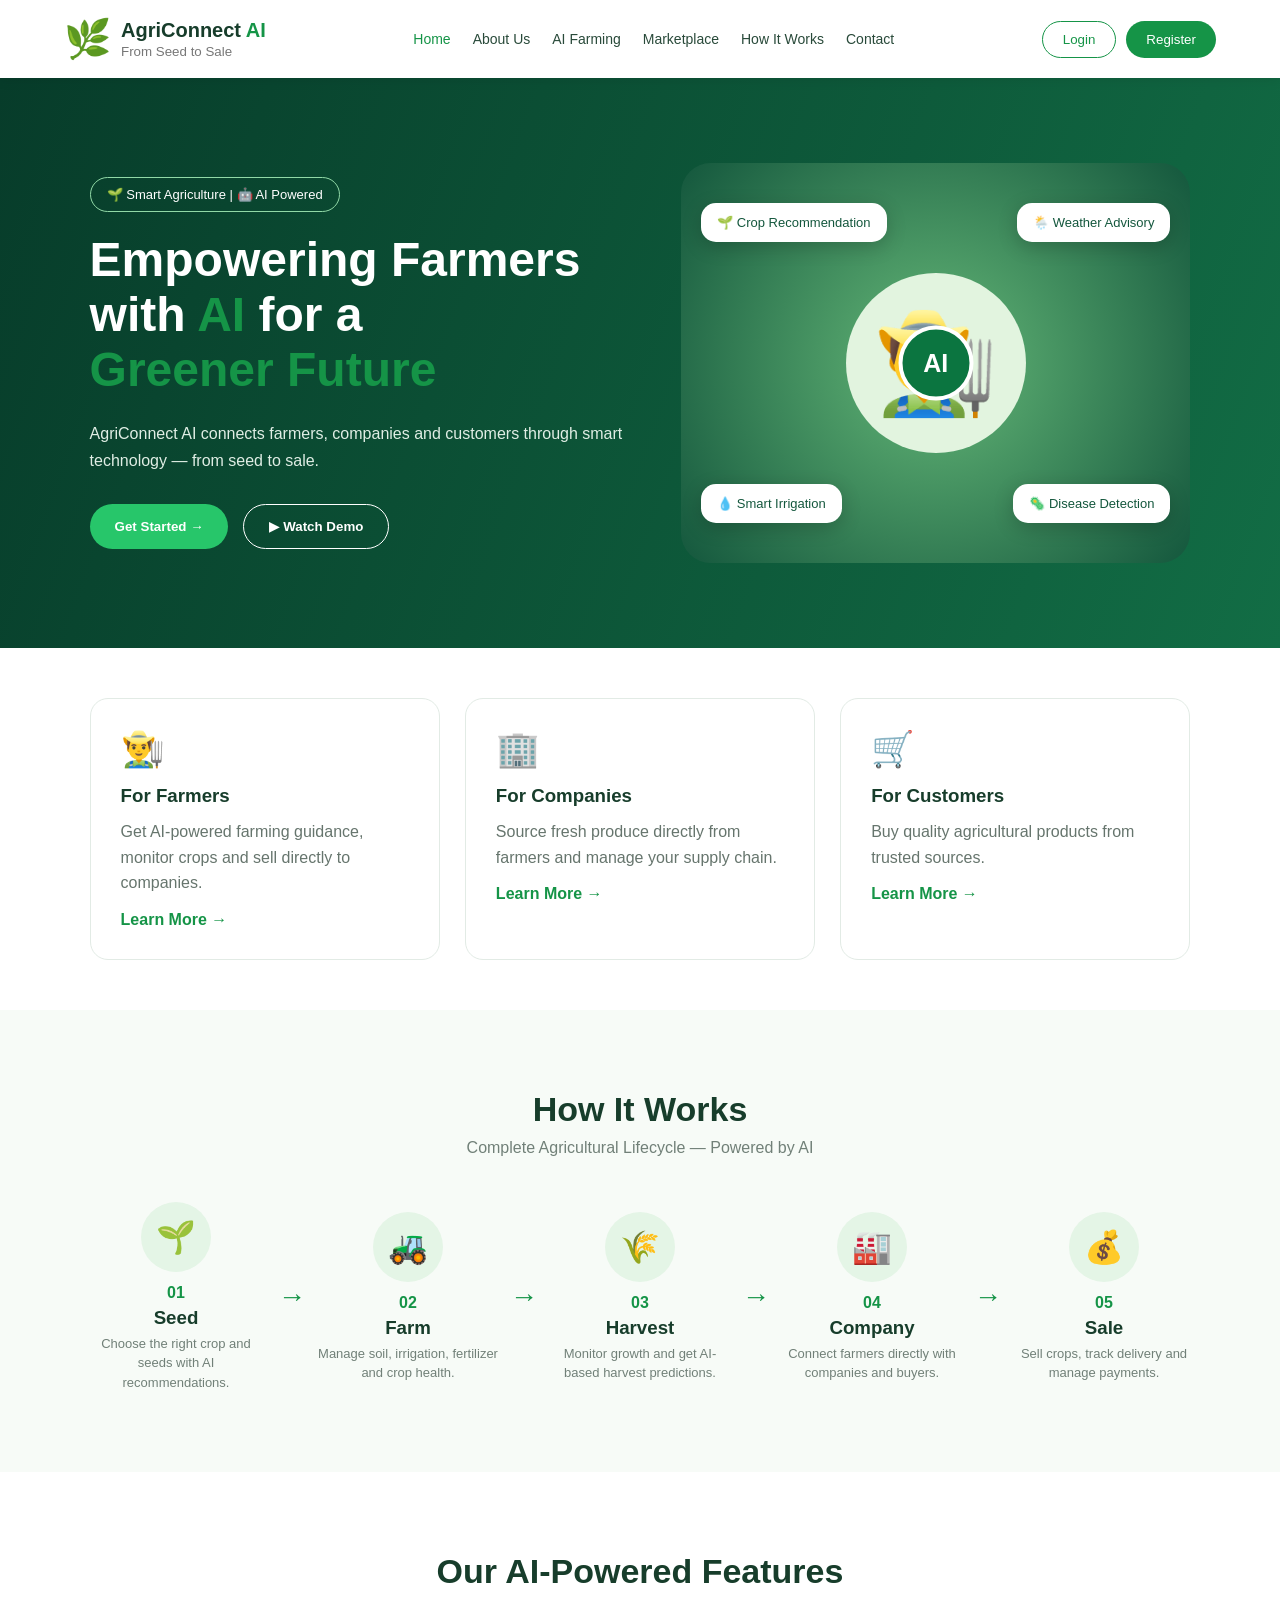
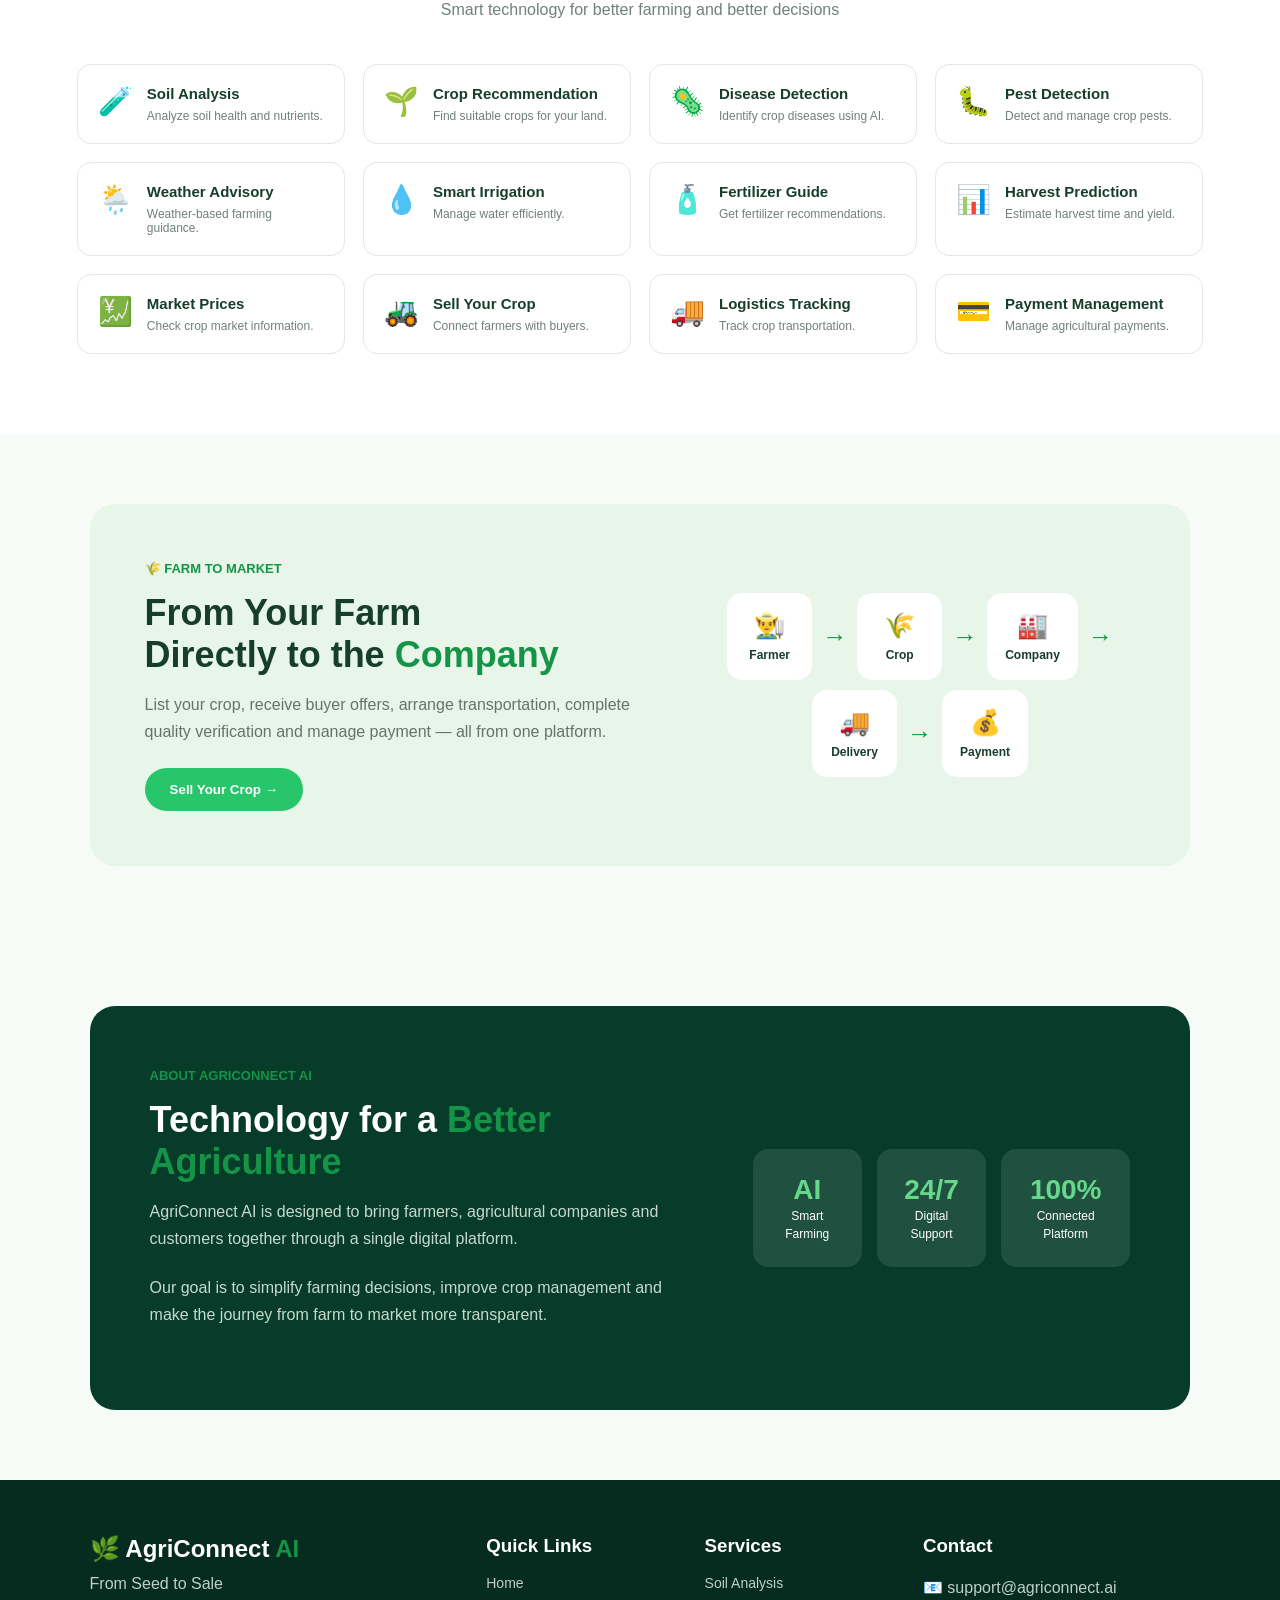
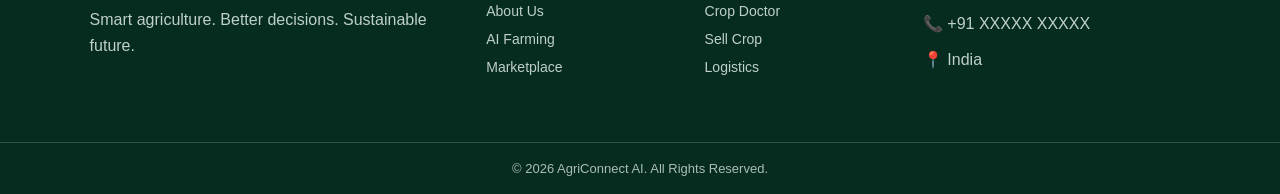
<file: index.html>
<!DOCTYPE html>
<html lang="en">

<head>
    <meta charset="UTF-8">
    <meta name="viewport" content="width=device-width, initial-scale=1.0">

    <title>AgriConnect AI | Smart Agriculture</title>

    <link rel="stylesheet" href="style.css">
</head>

<body>

    <!-- NAVBAR -->
    <header class="navbar">

        <div class="logo">
            <div class="logo-icon">🌿</div>
            <div>
                <h2>AgriConnect <span>AI</span></h2>
                <small>From Seed to Sale</small>
            </div>
        </div>

        <nav>
            <a href="index.html" class="active">Home</a>
            <a href="#about">About Us</a>
            <a href="#ai">AI Farming</a>
            <a href="#marketplace">Marketplace</a>
            <a href="#process">How It Works</a>
            <a href="#contact">Contact</a>
        </nav>

        <div class="nav-buttons">
            <button class="login-btn">Login</button>
            <button class="register-btn">Register</button>
        </div>

    </header>


    <!-- HERO SECTION -->
    <section class="hero">

        <div class="hero-content">

            <div class="badge">
                🌱 Smart Agriculture | 🤖 AI Powered
            </div>

            <h1>
                Empowering Farmers
                <br>
                with <span>AI</span> for a
                <br>
                <span>Greener Future</span>
            </h1>

            <p>
                AgriConnect AI connects farmers, companies and customers
                through smart technology — from seed to sale.
            </p>

            <div class="hero-buttons">
                <button class="primary-btn" onclick="startJourney()">
                    Get Started →
                </button>

                <button class="outline-btn" onclick="watchDemo()">
                    ▶ Watch Demo
                </button>
            </div>

        </div>

        <div class="hero-image">

            <div class="farmer-circle">
                👨‍🌾
            </div>

            <div class="ai-center">
                <strong>AI</strong>
            </div>

            <div class="ai-card card1">🌱 Crop Recommendation</div>
            <div class="ai-card card2">🌦️ Weather Advisory</div>
            <div class="ai-card card3">💧 Smart Irrigation</div>
            <div class="ai-card card4">🦠 Disease Detection</div>

        </div>

    </section>


    <!-- USER TYPES -->
    <section class="users">

        <div class="user-card">
            <div class="user-icon farmer">👨‍🌾</div>
            <h3>For Farmers</h3>
            <p>
                Get AI-powered farming guidance, monitor crops
                and sell directly to companies.
            </p>
            <a href="#">Learn More →</a>
        </div>

        <div class="user-card">
            <div class="user-icon company">🏢</div>
            <h3>For Companies</h3>
            <p>
                Source fresh produce directly from farmers
                and manage your supply chain.
            </p>
            <a href="#">Learn More →</a>
        </div>

        <div class="user-card">
            <div class="user-icon customer">🛒</div>
            <h3>For Customers</h3>
            <p>
                Buy quality agricultural products from
                trusted sources.
            </p>
            <a href="#">Learn More →</a>
        </div>

    </section>


    <!-- HOW IT WORKS -->
    <section class="process" id="process">

        <div class="section-title">
            <h2>How It Works</h2>
            <p>Complete Agricultural Lifecycle — Powered by AI</p>
        </div>

        <div class="steps">

            <div class="step">
                <div class="step-icon">🌱</div>
                <span>01</span>
                <h3>Seed</h3>
                <p>Choose the right crop and seeds with AI recommendations.</p>
            </div>

            <div class="arrow">→</div>

            <div class="step">
                <div class="step-icon">🚜</div>
                <span>02</span>
                <h3>Farm</h3>
                <p>Manage soil, irrigation, fertilizer and crop health.</p>
            </div>

            <div class="arrow">→</div>

            <div class="step">
                <div class="step-icon">🌾</div>
                <span>03</span>
                <h3>Harvest</h3>
                <p>Monitor growth and get AI-based harvest predictions.</p>
            </div>

            <div class="arrow">→</div>

            <div class="step">
                <div class="step-icon">🏭</div>
                <span>04</span>
                <h3>Company</h3>
                <p>Connect farmers directly with companies and buyers.</p>
            </div>

            <div class="arrow">→</div>

            <div class="step">
                <div class="step-icon">💰</div>
                <span>05</span>
                <h3>Sale</h3>
                <p>Sell crops, track delivery and manage payments.</p>
            </div>

        </div>

    </section>


    <!-- AI FEATURES -->
    <section class="features" id="ai">

        <div class="section-title">
            <h2>Our AI-Powered Features</h2>
            <p>Smart technology for better farming and better decisions</p>
        </div>

        <div class="feature-grid">

            <div class="feature">
                <span>🧪</span>
                <div>
                    <h3>Soil Analysis</h3>
                    <p>Analyze soil health and nutrients.</p>
                </div>
            </div>

            <div class="feature">
                <span>🌱</span>
                <div>
                    <h3>Crop Recommendation</h3>
                    <p>Find suitable crops for your land.</p>
                </div>
            </div>

            <div class="feature">
                <span>🦠</span>
                <div>
                    <h3>Disease Detection</h3>
                    <p>Identify crop diseases using AI.</p>
                </div>
            </div>

            <div class="feature">
                <span>🐛</span>
                <div>
                    <h3>Pest Detection</h3>
                    <p>Detect and manage crop pests.</p>
                </div>
            </div>

            <div class="feature">
                <span>🌦️</span>
                <div>
                    <h3>Weather Advisory</h3>
                    <p>Weather-based farming guidance.</p>
                </div>
            </div>

            <div class="feature">
                <span>💧</span>
                <div>
                    <h3>Smart Irrigation</h3>
                    <p>Manage water efficiently.</p>
                </div>
            </div>

            <div class="feature">
                <span>🧴</span>
                <div>
                    <h3>Fertilizer Guide</h3>
                    <p>Get fertilizer recommendations.</p>
                </div>
            </div>

            <div class="feature">
                <span>📊</span>
                <div>
                    <h3>Harvest Prediction</h3>
                    <p>Estimate harvest time and yield.</p>
                </div>
            </div>

            <div class="feature">
                <span>💹</span>
                <div>
                    <h3>Market Prices</h3>
                    <p>Check crop market information.</p>
                </div>
            </div>

            <div class="feature">
                <span>🚜</span>
                <div>
                    <h3>Sell Your Crop</h3>
                    <p>Connect farmers with buyers.</p>
                </div>
            </div>

            <div class="feature">
                <span>🚚</span>
                <div>
                    <h3>Logistics Tracking</h3>
                    <p>Track crop transportation.</p>
                </div>
            </div>

            <div class="feature">
                <span>💳</span>
                <div>
                    <h3>Payment Management</h3>
                    <p>Manage agricultural payments.</p>
                </div>
            </div>

        </div>

    </section>


    <!-- MARKETPLACE -->
    <section class="marketplace" id="marketplace">

        <div>
            <span class="small-title">🌾 FARM TO MARKET</span>

            <h2>
                From Your Farm
                <br>
                Directly to the <span>Company</span>
            </h2>

            <p>
                List your crop, receive buyer offers, arrange transportation,
                complete quality verification and manage payment — all from
                one platform.
            </p>

            <button class="primary-btn" onclick="sellCrop()">
                Sell Your Crop →
            </button>
        </div>

        <div class="market-flow">

            <div>👨‍🌾<strong>Farmer</strong></div>
            <span>→</span>
            <div>🌾<strong>Crop</strong></div>
            <span>→</span>
            <div>🏭<strong>Company</strong></div>
            <span>→</span>
            <div>🚚<strong>Delivery</strong></div>
            <span>→</span>
            <div>💰<strong>Payment</strong></div>

        </div>

    </section>


    <!-- ABOUT -->
    <section class="about" id="about">

        <div class="about-box">

            <div>
                <span class="small-title">ABOUT AGRICONNECT AI</span>

                <h2>
                    Technology for a
                    <span>Better Agriculture</span>
                </h2>

                <p>
                    AgriConnect AI is designed to bring farmers,
                    agricultural companies and customers together
                    through a single digital platform.
                </p>

                <p>
                    Our goal is to simplify farming decisions,
                    improve crop management and make the journey
                    from farm to market more transparent.
                </p>

            </div>

            <div class="stats">

                <div>
                    <strong>AI</strong>
                    <span>Smart Farming</span>
                </div>

                <div>
                    <strong>24/7</strong>
                    <span>Digital Support</span>
                </div>

                <div>
                    <strong>100%</strong>
                    <span>Connected Platform</span>
                </div>

            </div>

        </div>

    </section>


    <!-- FOOTER -->
    <footer id="contact">

        <div class="footer-main">

            <div class="footer-brand">
                <h2>🌿 AgriConnect <span>AI</span></h2>
                <p>From Seed to Sale</p>
                <p>
                    Smart agriculture. Better decisions.
                    Sustainable future.
                </p>
            </div>

            <div>
                <h3>Quick Links</h3>
                <a href="#">Home</a>
                <a href="#about">About Us</a>
                <a href="#ai">AI Farming</a>
                <a href="#marketplace">Marketplace</a>
            </div>

            <div>
                <h3>Services</h3>
                <a href="#">Soil Analysis</a>
                <a href="#">Crop Doctor</a>
                <a href="#">Sell Crop</a>
                <a href="#">Logistics</a>
            </div>

            <div>
                <h3>Contact</h3>
                <p>📧 support@agriconnect.ai</p>
                <p>📞 +91 XXXXX XXXXX</p>
                <p>📍 India</p>
            </div>

        </div>

        <div class="copyright">
            © 2026 AgriConnect AI. All Rights Reserved.
        </div>

    </footer>


    <script src="script.js"></script>

</body>

</html>
</file>
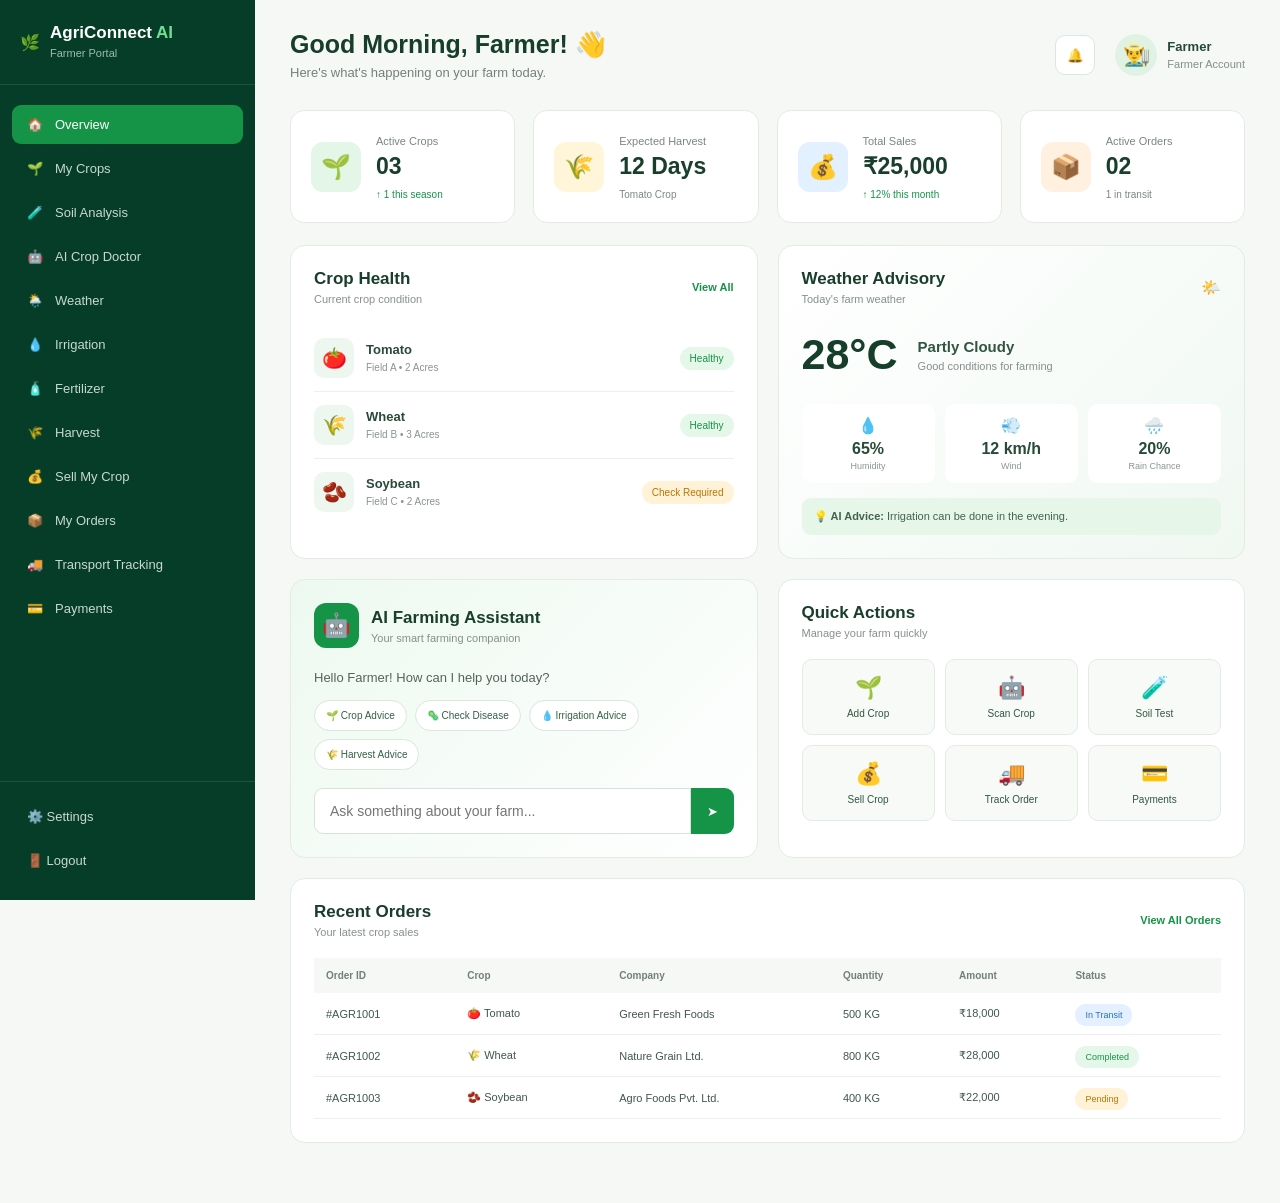
<file: dashboard.html>
<!DOCTYPE html>
<html lang="en">
<head>
    <meta charset="UTF-8">
    <meta name="viewport" content="width=device-width, initial-scale=1.0">

    <title>Farmer Dashboard | AgriConnect AI</title>

    <link rel="stylesheet" href="farmer.css">
</head>

<body>

<div class="dashboard">

    <!-- SIDEBAR -->
    <aside class="sidebar">

        <div class="dashboard-logo">
            🌿
            <div>
                <strong>AgriConnect <span>AI</span></strong>
                <small>Farmer Portal</small>
            </div>
        </div>

        <nav class="sidebar-menu">

            <a href="#" class="menu-active">🏠 <span>Overview</span></a>

            <a href="#">🌱 <span>My Crops</span></a>

            <a href="#">🧪 <span>Soil Analysis</span></a>

            <a href="#">🤖 <span>AI Crop Doctor</span></a>

            <a href="#">🌦️ <span>Weather</span></a>

            <a href="#">💧 <span>Irrigation</span></a>

            <a href="#">🧴 <span>Fertilizer</span></a>

            <a href="#">🌾 <span>Harvest</span></a>

            <a href="#">💰 <span>Sell My Crop</span></a>

            <a href="#">📦 <span>My Orders</span></a>

            <a href="#">🚚 <span>Transport Tracking</span></a>

            <a href="#">💳 <span>Payments</span></a>

        </nav>

        <div class="sidebar-bottom">

            <a href="#">⚙️ Settings</a>

            <a href="../index.html">🚪 Logout</a>

        </div>

    </aside>


    <!-- MAIN CONTENT -->
    <main class="dashboard-main">

        <!-- TOPBAR -->
        <header class="dashboard-header">

            <div>
                <h1>Good Morning, Farmer! 👋</h1>
                <p>Here's what's happening on your farm today.</p>
            </div>

            <div class="header-actions">

                <button class="notification">🔔</button>

                <div class="profile">

                    <div class="profile-icon">
                        👨‍🌾
                    </div>

                    <div>
                        <strong>Farmer</strong>
                        <small>Farmer Account</small>
                    </div>

                </div>

            </div>

        </header>


        <!-- STAT CARDS -->
        <section class="dashboard-stats">

            <div class="stat-card">

                <div class="stat-icon green">
                    🌱
                </div>

                <div>
                    <small>Active Crops</small>
                    <h2>03</h2>
                    <span class="positive">↑ 1 this season</span>
                </div>

            </div>


            <div class="stat-card">

                <div class="stat-icon yellow">
                    🌾
                </div>

                <div>
                    <small>Expected Harvest</small>
                    <h2>12 Days</h2>
                    <span>Tomato Crop</span>
                </div>

            </div>


            <div class="stat-card">

                <div class="stat-icon blue">
                    💰
                </div>

                <div>
                    <small>Total Sales</small>
                    <h2>₹25,000</h2>
                    <span class="positive">↑ 12% this month</span>
                </div>

            </div>


            <div class="stat-card">

                <div class="stat-icon orange">
                    📦
                </div>

                <div>
                    <small>Active Orders</small>
                    <h2>02</h2>
                    <span>1 in transit</span>
                </div>

            </div>

        </section>


        <!-- MAIN GRID -->
        <section class="dashboard-grid">

            <!-- CROP HEALTH -->
            <div class="dashboard-card crop-health">

                <div class="card-heading">

                    <div>
                        <h2>Crop Health</h2>
                        <p>Current crop condition</p>
                    </div>

                    <button>View All</button>

                </div>


                <div class="health-item">

                    <div class="crop-symbol">
                        🍅
                    </div>

                    <div class="crop-info">
                        <strong>Tomato</strong>
                        <small>Field A • 2 Acres</small>
                    </div>

                    <div class="health-status good">
                        Healthy
                    </div>

                </div>


                <div class="health-item">

                    <div class="crop-symbol">
                        🌾
                    </div>

                    <div class="crop-info">
                        <strong>Wheat</strong>
                        <small>Field B • 3 Acres</small>
                    </div>

                    <div class="health-status good">
                        Healthy
                    </div>

                </div>


                <div class="health-item">

                    <div class="crop-symbol">
                        🫘
                    </div>

                    <div class="crop-info">
                        <strong>Soybean</strong>
                        <small>Field C • 2 Acres</small>
                    </div>

                    <div class="health-status warning">
                        Check Required
                    </div>

                </div>

            </div>


            <!-- WEATHER -->
            <div class="dashboard-card weather-card">

                <div class="card-heading">

                    <div>
                        <h2>Weather Advisory</h2>
                        <p>Today's farm weather</p>
                    </div>

                    <span>🌤️</span>

                </div>


                <div class="weather-main">

                    <strong>28°C</strong>

                    <div>
                        <h3>Partly Cloudy</h3>
                        <p>Good conditions for farming</p>
                    </div>

                </div>


                <div class="weather-details">

                    <div>
                        💧
                        <strong>65%</strong>
                        <small>Humidity</small>
                    </div>

                    <div>
                        💨
                        <strong>12 km/h</strong>
                        <small>Wind</small>
                    </div>

                    <div>
                        🌧️
                        <strong>20%</strong>
                        <small>Rain Chance</small>
                    </div>

                </div>


                <div class="advisory">
                    💡 <strong>AI Advice:</strong>
                    Irrigation can be done in the evening.
                </div>

            </div>


            <!-- AI ASSISTANT -->
            <div class="dashboard-card ai-card-dashboard">

                <div class="ai-title">

                    <div class="ai-logo">
                        🤖
                    </div>

                    <div>
                        <h2>AI Farming Assistant</h2>
                        <p>Your smart farming companion</p>
                    </div>

                </div>


                <p class="ai-message">
                    Hello Farmer! How can I help you today?
                </p>


                <div class="ai-options">

                    <button>🌱 Crop Advice</button>

                    <button>🦠 Check Disease</button>

                    <button>💧 Irrigation Advice</button>

                    <button>🌾 Harvest Advice</button>

                </div>


                <div class="ai-input">

                    <input
                        type="text"
                        placeholder="Ask something about your farm..."
                    >

                    <button>➤</button>

                </div>

            </div>


            <!-- QUICK ACTIONS -->
            <div class="dashboard-card quick-actions">

                <div class="card-heading">

                    <div>
                        <h2>Quick Actions</h2>
                        <p>Manage your farm quickly</p>
                    </div>

                </div>


                <div class="action-grid">

                    <button>
                        <span>🌱</span>
                        Add Crop
                    </button>

                    <button>
                        <span>🤖</span>
                        Scan Crop
                    </button>

                    <button>
                        <span>🧪</span>
                        Soil Test
                    </button>

                    <button>
                        <span>💰</span>
                        Sell Crop
                    </button>

                    <button>
                        <span>🚚</span>
                        Track Order
                    </button>

                    <button>
                        <span>💳</span>
                        Payments
                    </button>

                </div>

            </div>

        </section>


        <!-- RECENT ORDERS -->
        <section class="dashboard-card orders-card">

            <div class="card-heading">

                <div>
                    <h2>Recent Orders</h2>
                    <p>Your latest crop sales</p>
                </div>

                <button>View All Orders</button>

            </div>


            <div class="table-wrapper">

                <table>

                    <thead>

                        <tr>
                            <th>Order ID</th>
                            <th>Crop</th>
                            <th>Company</th>
                            <th>Quantity</th>
                            <th>Amount</th>
                            <th>Status</th>
                        </tr>

                    </thead>

                    <tbody>

                        <tr>
                            <td>#AGR1001</td>
                            <td>🍅 Tomato</td>
                            <td>Green Fresh Foods</td>
                            <td>500 KG</td>
                            <td>₹18,000</td>
                            <td>
                                <span class="order-status transit">
                                    In Transit
                                </span>
                            </td>
                        </tr>


                        <tr>
                            <td>#AGR1002</td>
                            <td>🌾 Wheat</td>
                            <td>Nature Grain Ltd.</td>
                            <td>800 KG</td>
                            <td>₹28,000</td>
                            <td>
                                <span class="order-status completed">
                                    Completed
                                </span>
                            </td>
                        </tr>


                        <tr>
                            <td>#AGR1003</td>
                            <td>🫘 Soybean</td>
                            <td>Agro Foods Pvt. Ltd.</td>
                            <td>400 KG</td>
                            <td>₹22,000</td>
                            <td>
                                <span class="order-status pending">
                                    Pending
                                </span>
                            </td>
                        </tr>

                    </tbody>

                </table>

            </div>

        </section>

    </main>

</div>

</body>
</html>
</file>
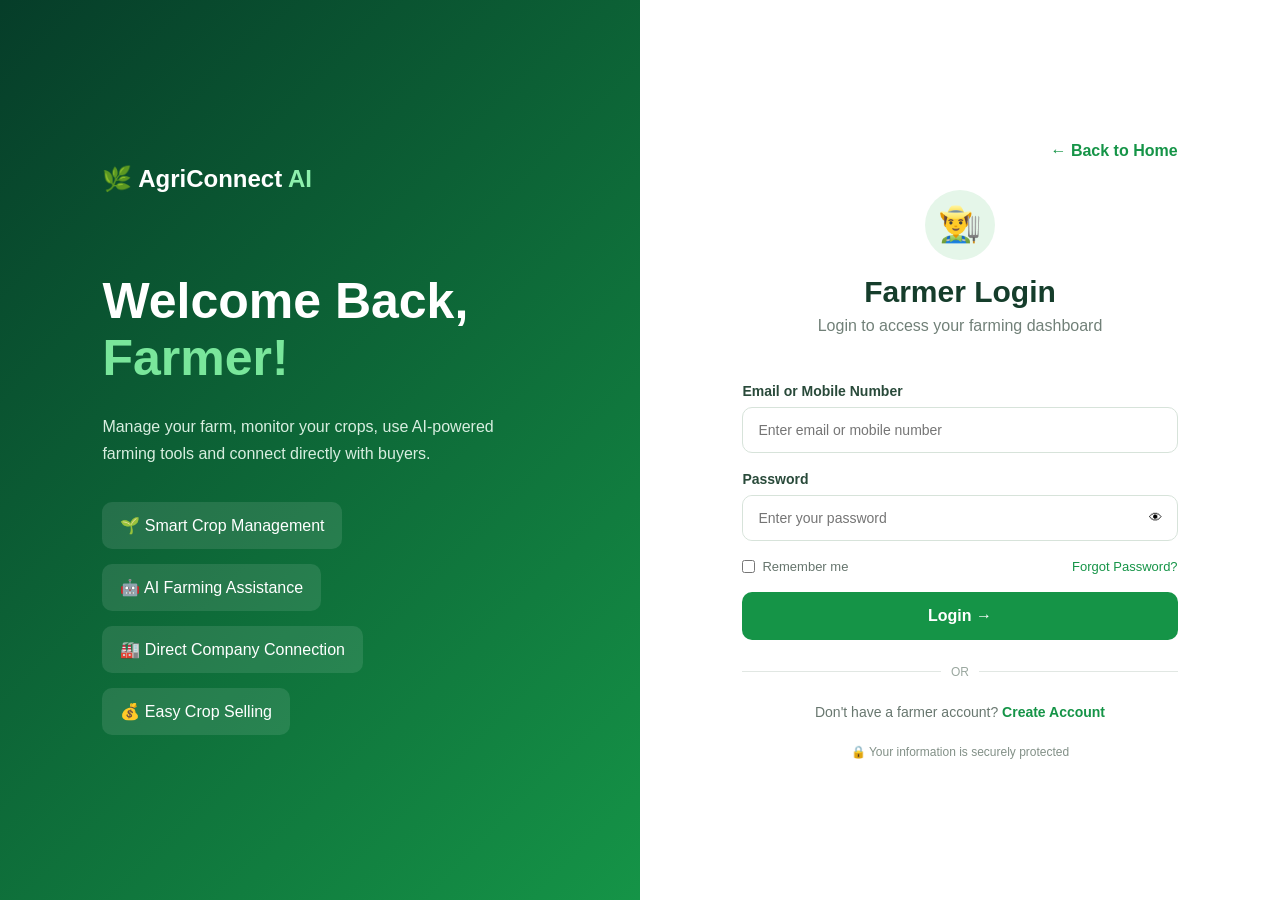
<file: login.html>
<!DOCTYPE html>
<html lang="en">
<head>
    <meta charset="UTF-8">
    <meta name="viewport" content="width=device-width, initial-scale=1.0">

    <title>Farmer Login | AgriConnect AI</title>

    <link rel="stylesheet" href="farmer.css">
</head>

<body>

    <div class="login-container">

        <!-- LEFT SIDE -->
        <div class="login-info">

            <div class="brand">
                🌿 <span>AgriConnect <b>AI</b></span>
            </div>

            <h1>
                Welcome Back,<br>
                <span>Farmer!</span>
            </h1>

            <p>
                Manage your farm, monitor your crops, use AI-powered
                farming tools and connect directly with buyers.
            </p>

            <div class="benefits">
                <div>🌱 Smart Crop Management</div>
                <div>🤖 AI Farming Assistance</div>
                <div>🏭 Direct Company Connection</div>
                <div>💰 Easy Crop Selling</div>
            </div>

        </div>


        <!-- RIGHT SIDE -->
        <div class="login-box">

            <a href="../index.html" class="home-link">
                ← Back to Home
            </a>

            <div class="login-header">
                <div class="farmer-icon">👨‍🌾</div>

                <h2>Farmer Login</h2>

                <p>
                    Login to access your farming dashboard
                </p>
            </div>


            <form id="loginForm">

                <label>Email or Mobile Number</label>

                <input
                    type="text"
                    id="emailMobile"
                    placeholder="Enter email or mobile number"
                    required
                >


                <label>Password</label>

                <div class="password-box">

                    <input
                        type="password"
                        id="password"
                        placeholder="Enter your password"
                        required
                    >

                    <button
                        type="button"
                        onclick="togglePassword()"
                    >
                        👁
                    </button>

                </div>


                <div class="form-options">

                    <label class="remember">
                        <input type="checkbox">
                        Remember me
                    </label>

                    <a href="#">Forgot Password?</a>

                </div>


                <button type="submit" class="login-button">
                    Login →
                </button>

            </form>


            <div class="divider">
                <span>OR</span>
            </div>


            <p class="register-text">
                Don't have a farmer account?
                <a href="registration.html">
                    Create Account
                </a>
            </p>


            <div class="secure">
                🔒 Your information is securely protected
            </div>

        </div>

    </div>


    <script>

        function togglePassword() {

            const password =
                document.getElementById("password");

            if (password.type === "password") {

                password.type = "text";

            } else {

                password.type = "password";

            }

        }


        document
            .getElementById("loginForm")
            .addEventListener("submit", function(event) {

                event.preventDefault();

                alert(
                    "Login successful! Farmer Dashboard will open here."
                );

            });

    </script>

</body>
</html>
</file>
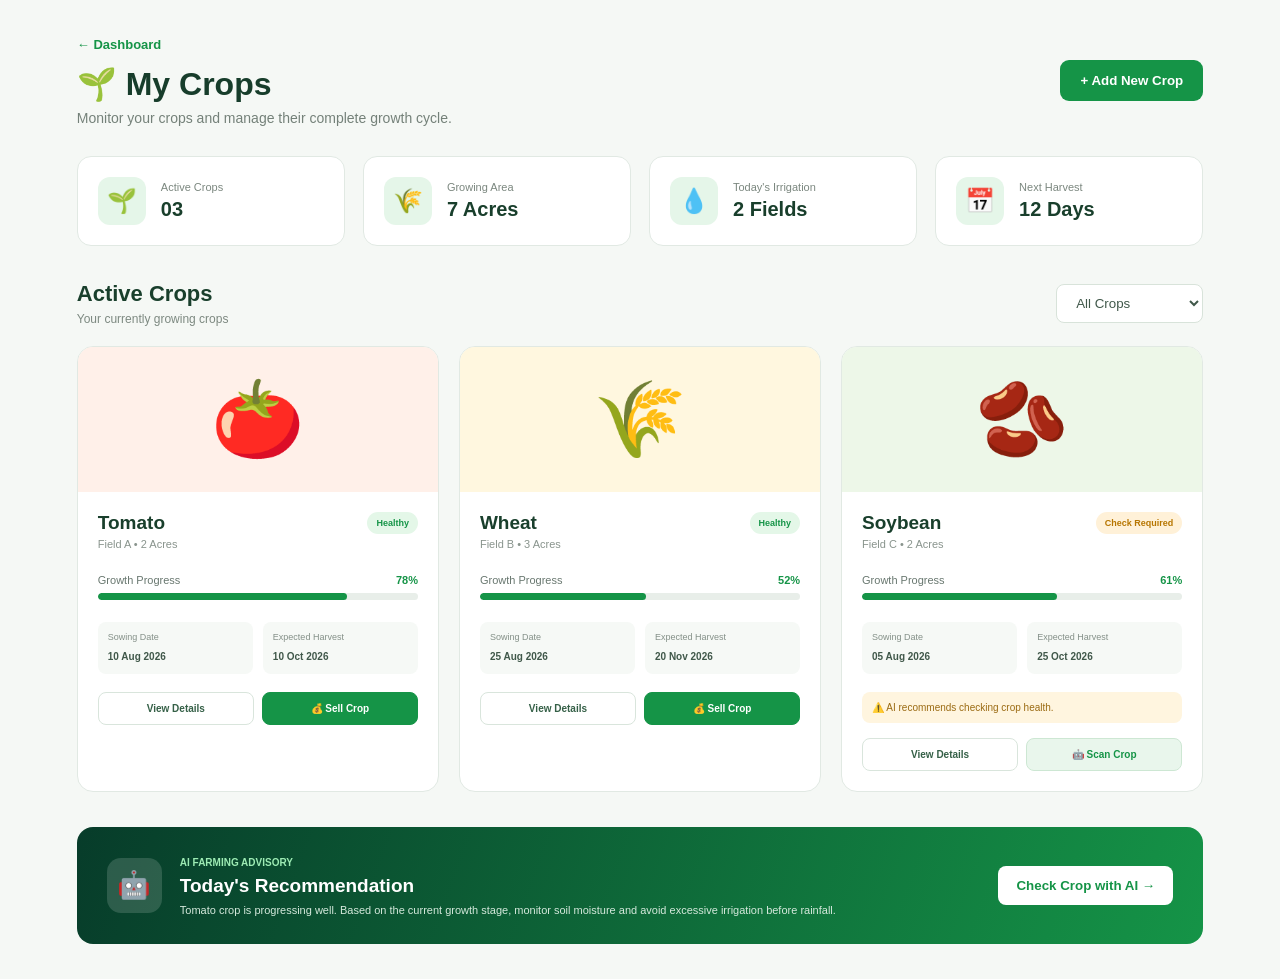
<file: my-crops.html>
<!DOCTYPE html>
<html lang="en">
<head>
    <meta charset="UTF-8">
    <meta name="viewport" content="width=device-width, initial-scale=1.0">
    <title>My Crops | AgriConnect AI</title>
    <link rel="stylesheet" href="farmer.css">
</head>

<body>

<div class="crop-page">

    <!-- HEADER -->
    <header class="crop-header">

        <div>
            <a href="dashboard.html" class="back-link">← Dashboard</a>

            <h1>🌱 My Crops</h1>

            <p>
                Monitor your crops and manage their complete growth cycle.
            </p>
        </div>

        <button class="add-crop-btn" onclick="openCropForm()">
            + Add New Crop
        </button>

    </header>


    <!-- SUMMARY -->
    <section class="crop-summary">

        <div class="crop-summary-card">
            <span>🌱</span>
            <div>
                <small>Active Crops</small>
                <strong>03</strong>
            </div>
        </div>

        <div class="crop-summary-card">
            <span>🌾</span>
            <div>
                <small>Growing Area</small>
                <strong>7 Acres</strong>
            </div>
        </div>

        <div class="crop-summary-card">
            <span>💧</span>
            <div>
                <small>Today's Irrigation</small>
                <strong>2 Fields</strong>
            </div>
        </div>

        <div class="crop-summary-card">
            <span>📅</span>
            <div>
                <small>Next Harvest</small>
                <strong>12 Days</strong>
            </div>
        </div>

    </section>


    <!-- CROP LIST -->
    <section class="crop-section">

        <div class="section-top">

            <div>
                <h2>Active Crops</h2>
                <p>Your currently growing crops</p>
            </div>

            <select id="cropFilter" onchange="filterCrops()">
                <option value="all">All Crops</option>
                <option value="healthy">Healthy</option>
                <option value="attention">Needs Attention</option>
            </select>

        </div>


        <div class="crop-grid">


            <!-- TOMATO -->
            <div class="crop-card" data-status="healthy">

                <div class="crop-image tomato">
                    🍅
                </div>

                <div class="crop-card-content">

                    <div class="crop-title">
                        <div>
                            <h3>Tomato</h3>
                            <small>Field A • 2 Acres</small>
                        </div>

                        <span class="status healthy-status">
                            Healthy
                        </span>
                    </div>


                    <div class="crop-progress">

                        <div class="progress-info">
                            <span>Growth Progress</span>
                            <strong>78%</strong>
                        </div>

                        <div class="progress-bar">
                            <div style="width: 78%;"></div>
                        </div>

                    </div>


                    <div class="crop-details">

                        <div>
                            <small>Sowing Date</small>
                            <strong>10 Aug 2026</strong>
                        </div>

                        <div>
                            <small>Expected Harvest</small>
                            <strong>10 Oct 2026</strong>
                        </div>

                    </div>


                    <div class="crop-actions">

                        <button onclick="viewCrop('Tomato')">
                            View Details
                        </button>

                        <button class="sell-btn"
                                onclick="sellCrop('Tomato')">
                            💰 Sell Crop
                        </button>

                    </div>

                </div>

            </div>


            <!-- WHEAT -->
            <div class="crop-card" data-status="healthy">

                <div class="crop-image wheat">
                    🌾
                </div>

                <div class="crop-card-content">

                    <div class="crop-title">
                        <div>
                            <h3>Wheat</h3>
                            <small>Field B • 3 Acres</small>
                        </div>

                        <span class="status healthy-status">
                            Healthy
                        </span>
                    </div>


                    <div class="crop-progress">

                        <div class="progress-info">
                            <span>Growth Progress</span>
                            <strong>52%</strong>
                        </div>

                        <div class="progress-bar">
                            <div style="width: 52%;"></div>
                        </div>

                    </div>


                    <div class="crop-details">

                        <div>
                            <small>Sowing Date</small>
                            <strong>25 Aug 2026</strong>
                        </div>

                        <div>
                            <small>Expected Harvest</small>
                            <strong>20 Nov 2026</strong>
                        </div>

                    </div>


                    <div class="crop-actions">

                        <button onclick="viewCrop('Wheat')">
                            View Details
                        </button>

                        <button class="sell-btn"
                                onclick="sellCrop('Wheat')">
                            💰 Sell Crop
                        </button>

                    </div>

                </div>

            </div>


            <!-- SOYBEAN -->
            <div class="crop-card" data-status="attention">

                <div class="crop-image soybean">
                    🫘
                </div>

                <div class="crop-card-content">

                    <div class="crop-title">
                        <div>
                            <h3>Soybean</h3>
                            <small>Field C • 2 Acres</small>
                        </div>

                        <span class="status attention-status">
                            Check Required
                        </span>
                    </div>


                    <div class="crop-progress">

                        <div class="progress-info">
                            <span>Growth Progress</span>
                            <strong>61%</strong>
                        </div>

                        <div class="progress-bar">
                            <div style="width: 61%;"></div>
                        </div>

                    </div>


                    <div class="crop-details">

                        <div>
                            <small>Sowing Date</small>
                            <strong>05 Aug 2026</strong>
                        </div>

                        <div>
                            <small>Expected Harvest</small>
                            <strong>25 Oct 2026</strong>
                        </div>

                    </div>


                    <div class="crop-warning">
                        ⚠️ AI recommends checking crop health.
                    </div>


                    <div class="crop-actions">

                        <button onclick="viewCrop('Soybean')">
                            View Details
                        </button>

                        <button class="ai-btn"
                                onclick="scanCrop()">
                            🤖 Scan Crop
                        </button>

                    </div>

                </div>

            </div>

        </div>

    </section>


    <!-- AI ADVICE -->
    <section class="ai-crop-advice">

        <div class="ai-advice-icon">
            🤖
        </div>

        <div>
            <span>AI FARMING ADVISORY</span>

            <h2>
                Today's Recommendation
            </h2>

            <p>
                Tomato crop is progressing well. Based on the current
                growth stage, monitor soil moisture and avoid excessive
                irrigation before rainfall.
            </p>
        </div>

        <button onclick="scanCrop()">
            Check Crop with AI →
        </button>

    </section>


    <!-- ADD CROP MODAL -->
    <div id="cropModal" class="crop-modal">

        <div class="modal-content">

            <button class="close-modal"
                    onclick="closeCropForm()">
                ×
            </button>

            <h2>🌱 Add New Crop</h2>

            <p>Add your crop information below.</p>


            <form id="cropForm">

                <label>Crop Name</label>

                <select required>
                    <option value="">Select Crop</option>
                    <option>Tomato</option>
                    <option>Wheat</option>
                    <option>Soybean</option>
                    <option>Cotton</option>
                    <option>Rice</option>
                    <option>Onion</option>
                    <option>Other</option>
                </select>


                <label>Field Name</label>

                <input
                    type="text"
                    placeholder="Example: Field A"
                    required
                >


                <label>Farm Area (Acres)</label>

                <input
                    type="number"
                    min="0"
                    step="0.1"
                    placeholder="Enter area"
                    required
                >


                <label>Sowing Date</label>

                <input
                    type="date"
                    required
                >


                <button type="submit"
                        class="save-crop-btn">
                    Save Crop
                </button>

            </form>

        </div>

    </div>

</div>


<script>

function openCropForm() {
    document.getElementById("cropModal").style.display = "flex";
}


function closeCropForm() {
    document.getElementById("cropModal").style.display = "none";
}


function viewCrop(cropName) {

    alert(
        cropName +
        " details page will open here."
    );
}


function sellCrop(cropName) {

    window.location.href =
        "sell-crops.html?crop=" +
        encodeURIComponent(cropName);
}


function scanCrop() {

    alert(
        "AI Crop Doctor will open here."
    );
}


function filterCrops() {

    const filter =
        document.getElementById("cropFilter").value;

    const cards =
        document.querySelectorAll(".crop-card");

    cards.forEach(function(card) {

        if (
            filter === "all" ||
            card.dataset.status === filter
        ) {

            card.style.display = "block";

        } else {

            card.style.display = "none";

        }

    });
}


document
    .getElementById("cropForm")
    .addEventListener("submit", function(event) {

        event.preventDefault();

        alert(
            "Crop added successfully! 🌱"
        );

        closeCropForm();

    });
    const params = new URLSearchParams(window.location.search);
const selectedCrop = params.get("crop");

if (selectedCrop) {
    document.getElementById("cropName").value = selectedCrop;
}

</script>
</body>
</html>
</file>
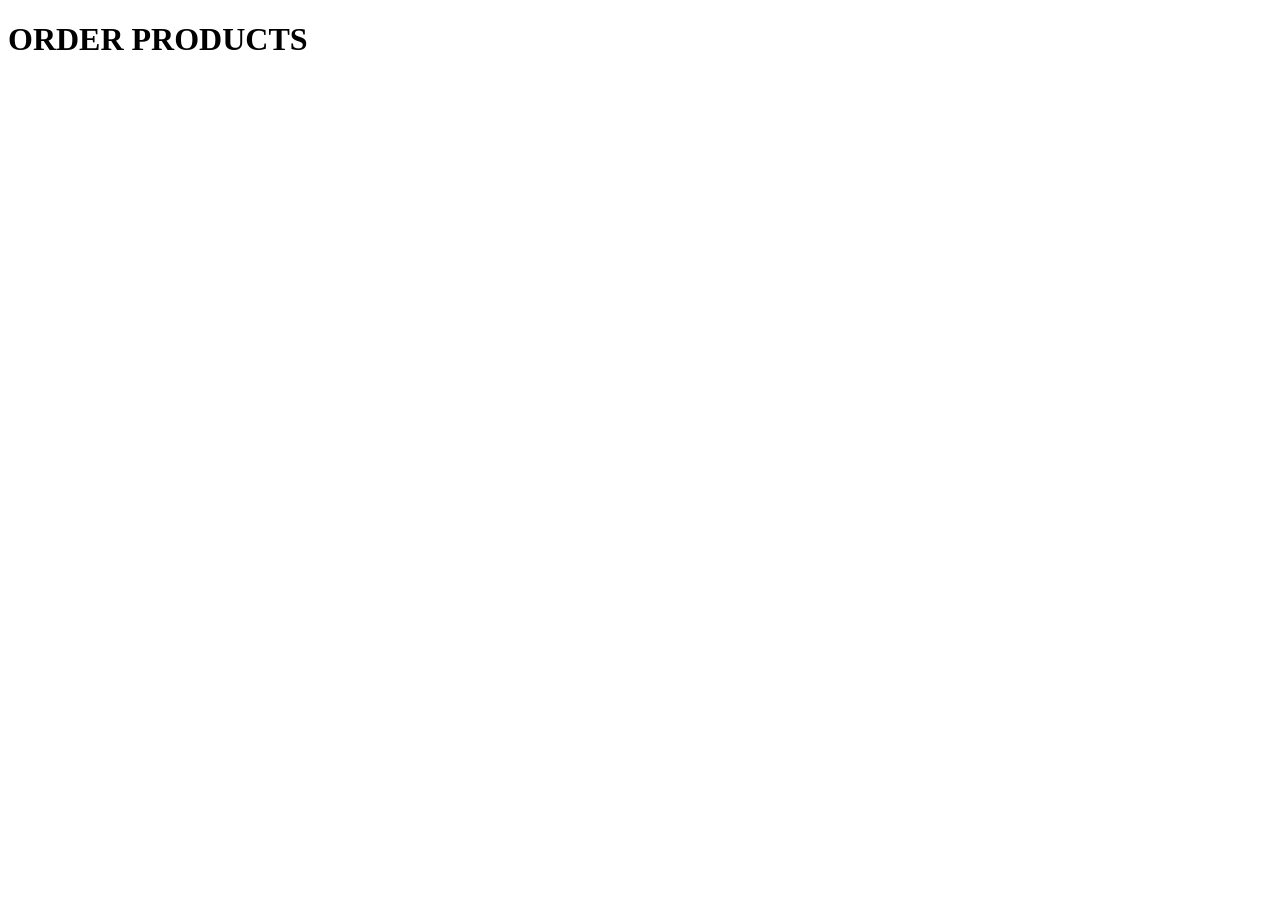
<file: Order.html>
<!DOCTYPE html>
<html lang="en">
<head>
    <meta charset="UTF-8">
    <meta name="viewport" content="width=device-width, initial-scale=1.0">
    <title>Document</title>
</head>
<body>
    <h1>ORDER PRODUCTS</h1>
</body>
</html>
</file>
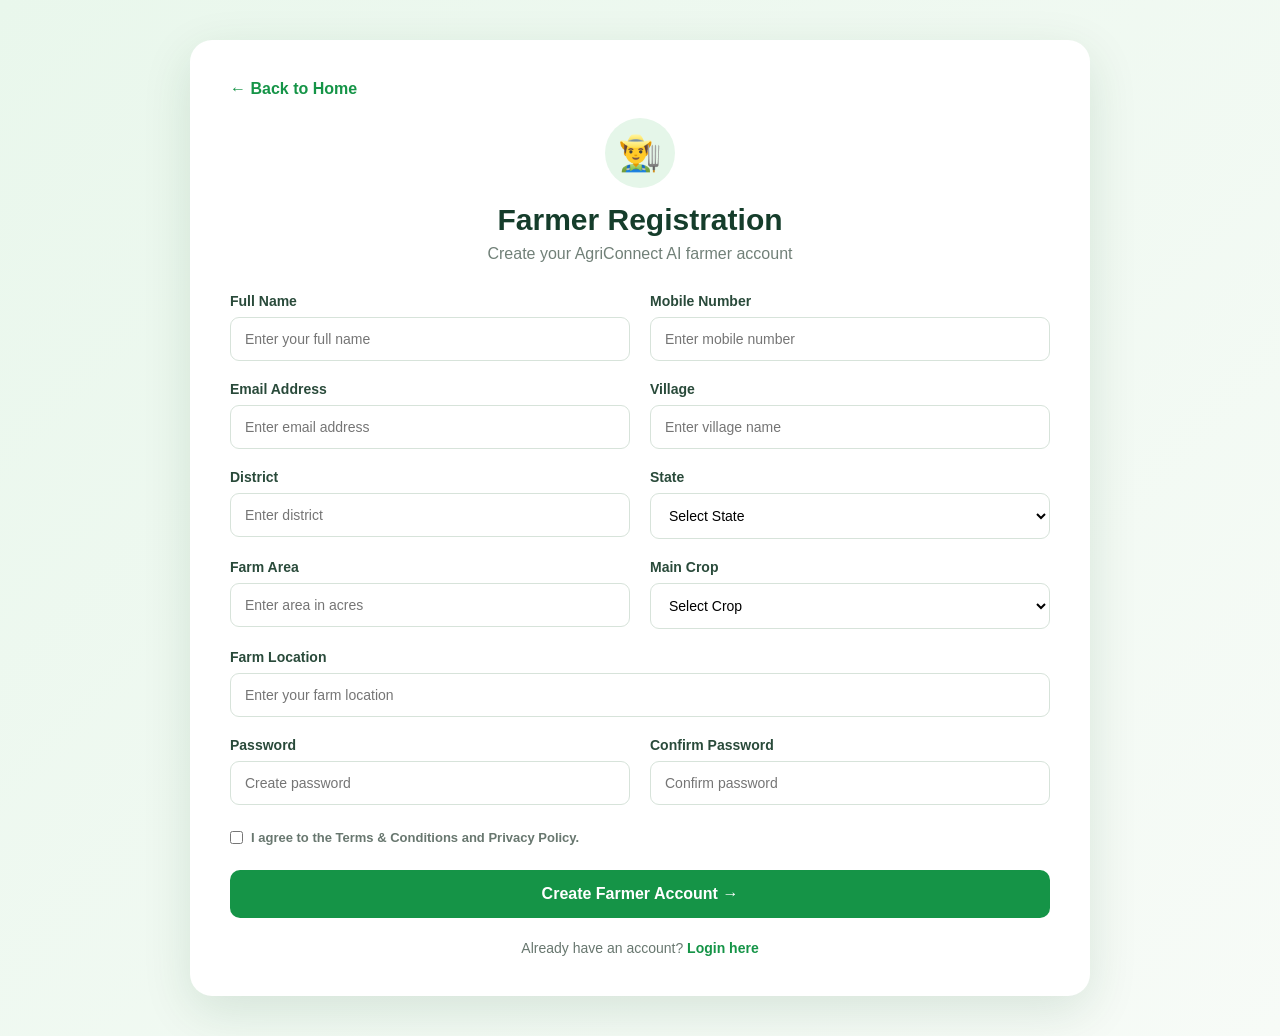
<file: registration.html>
<!DOCTYPE html>
<html lang="en">
<head>
    <meta charset="UTF-8">
    <meta name="viewport" content="width=device-width, initial-scale=1.0">

    <title>Farmer Registration | AgriConnect AI</title>

    <link rel="stylesheet" href="farmer.css">
</head>

<body>

<div class="registration-page">

    <div class="registration-card">

        <a href="../index.html" class="home-link">
            ← Back to Home
        </a>

        <div class="registration-header">
            <div class="farmer-icon">👨‍🌾</div>

            <h1>Farmer Registration</h1>

            <p>
                Create your AgriConnect AI farmer account
            </p>
        </div>


        <form id="registrationForm">

            <div class="form-grid">

                <div class="form-group">
                    <label>Full Name</label>
                    <input
                        type="text"
                        placeholder="Enter your full name"
                        required
                    >
                </div>


                <div class="form-group">
                    <label>Mobile Number</label>
                    <input
                        type="tel"
                        placeholder="Enter mobile number"
                        required
                    >
                </div>


                <div class="form-group">
                    <label>Email Address</label>
                    <input
                        type="email"
                        placeholder="Enter email address"
                        required
                    >
                </div>


                <div class="form-group">
                    <label>Village</label>
                    <input
                        type="text"
                        placeholder="Enter village name"
                        required
                    >
                </div>


                <div class="form-group">
                    <label>District</label>
                    <input
                        type="text"
                        placeholder="Enter district"
                        required
                    >
                </div>


                <div class="form-group">
                    <label>State</label>

                    <select required>
                        <option value="">Select State</option>
                        <option>Maharashtra</option>
                        <option>Madhya Pradesh</option>
                        <option>Gujarat</option>
                        <option>Rajasthan</option>
                        <option>Karnataka</option>
                        <option>Other</option>
                    </select>
                </div>


                <div class="form-group">
                    <label>Farm Area</label>
                    <input
                        type="number"
                        placeholder="Enter area in acres"
                        min="0"
                        step="0.1"
                        required
                    >
                </div>


                <div class="form-group">
                    <label>Main Crop</label>

                    <select required>
                        <option value="">Select Crop</option>
                        <option>Wheat</option>
                        <option>Rice</option>
                        <option>Soybean</option>
                        <option>Cotton</option>
                        <option>Tomato</option>
                        <option>Onion</option>
                        <option>Other</option>
                    </select>
                </div>


                <div class="form-group full">
                    <label>Farm Location</label>

                    <input
                        type="text"
                        placeholder="Enter your farm location"
                        required
                    >
                </div>


                <div class="form-group">
                    <label>Password</label>

                    <input
                        type="password"
                        id="password"
                        placeholder="Create password"
                        required
                    >
                </div>


                <div class="form-group">
                    <label>Confirm Password</label>

                    <input
                        type="password"
                        id="confirmPassword"
                        placeholder="Confirm password"
                        required
                    >
                </div>

            </div>


            <label class="terms">
                <input type="checkbox" required>
                I agree to the Terms & Conditions and Privacy Policy.
            </label>


            <button type="submit" class="register-button">
                Create Farmer Account →
            </button>

        </form>


        <p class="login-text">
            Already have an account?
            <a href="login.html">Login here</a>
        </p>

    </div>

</div>


<script>

document
    .getElementById("registrationForm")
    .addEventListener("submit", function(event) {

        event.preventDefault();

        const password =
            document.getElementById("password").value;

        const confirmPassword =
            document.getElementById("confirmPassword").value;


        if (password !== confirmPassword) {

            alert("Passwords do not match!");

            return;
        }


        alert(
            "Farmer account created successfully! 🌾"
        );

    });

</script>

</body>
</html>
</file>
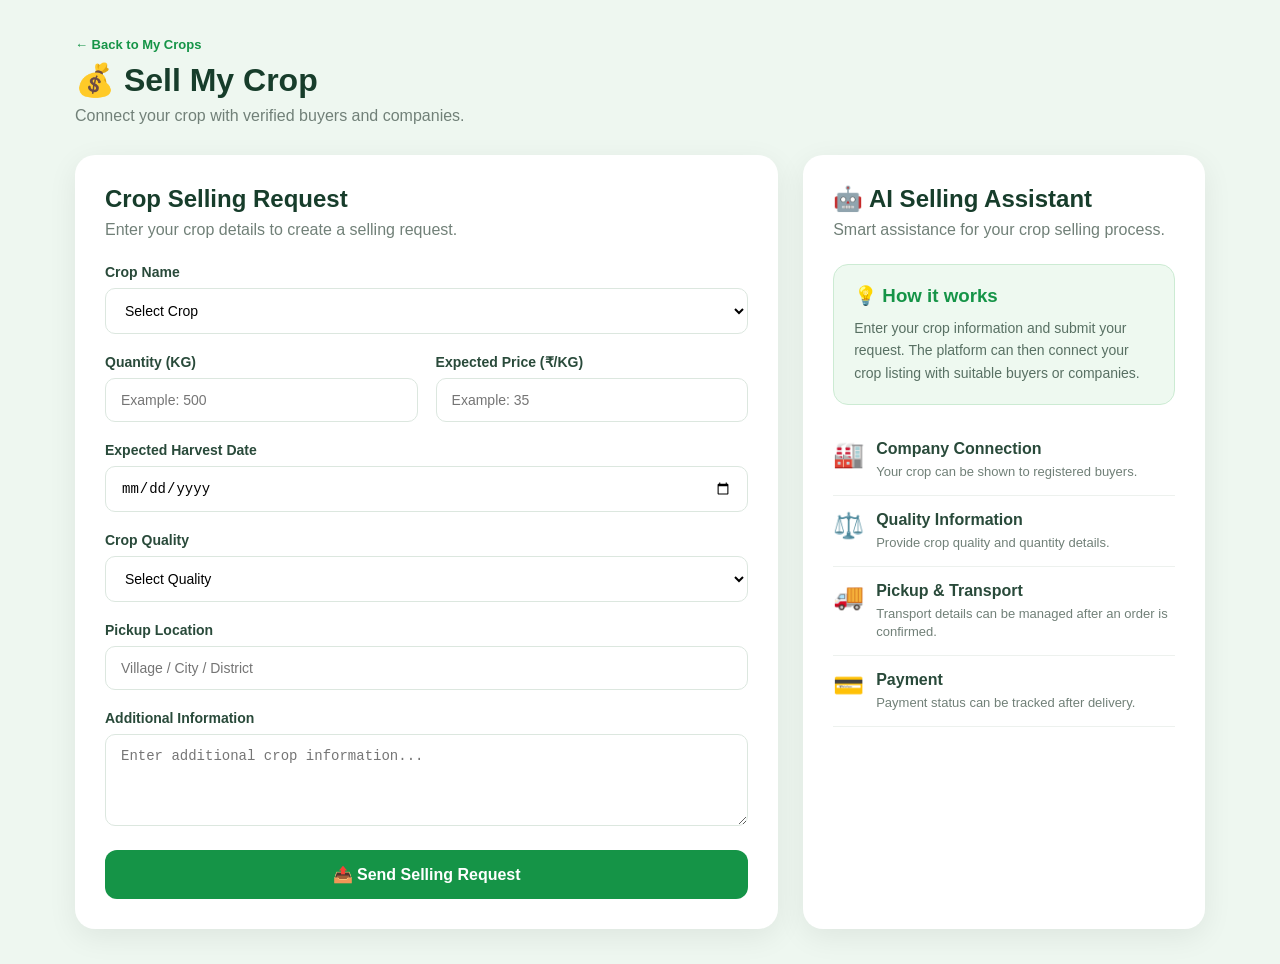
<file: sell-crops.html>
<!DOCTYPE html>
<html lang="en">

<head>
    <meta charset="UTF-8">
    <meta name="viewport" content="width=device-width, initial-scale=1.0">

    <title>Sell My Crop | AgriConnect AI</title>

    <link rel="stylesheet" href="farmer.css">

    <style>

        .sell-page {
            max-width: 1200px;
            margin: auto;
            padding: 35px;
        }

        .sell-header {
            display: flex;
            justify-content: space-between;
            align-items: center;
            margin-bottom: 30px;
        }

        .sell-header h1 {
            margin: 8px 0;
            color: #173d2b;
        }

        .sell-header p {
            color: #718078;
        }

        .back-link {
            text-decoration: none;
            color: #159447;
            font-weight: 600;
        }

        .sell-container {
            display: grid;
            grid-template-columns: 1.4fr 0.8fr;
            gap: 25px;
        }

        .sell-card,
        .ai-card {
            background: white;
            border-radius: 20px;
            padding: 30px;
            box-shadow: 0 8px 30px rgba(0, 0, 0, 0.07);
        }

        .sell-card h2,
        .ai-card h2 {
            color: #173d2b;
            margin-bottom: 8px;
        }

        .sell-card > p,
        .ai-card > p {
            color: #718078;
            margin-bottom: 25px;
        }

        .form-group {
            margin-bottom: 20px;
        }

        .form-group label {
            display: block;
            margin-bottom: 8px;
            font-weight: 600;
            color: #294a3a;
        }

        .form-group input,
        .form-group select,
        .form-group textarea {
            width: 100%;
            padding: 13px 15px;
            border: 1px solid #dce7df;
            border-radius: 10px;
            outline: none;
            font-size: 14px;
        }

        .form-group input:focus,
        .form-group select:focus,
        .form-group textarea:focus {
            border-color: #159447;
        }

        .form-row {
            display: grid;
            grid-template-columns: 1fr 1fr;
            gap: 18px;
        }

        .submit-btn {
            width: 100%;
            border: none;
            background: #159447;
            color: white;
            padding: 15px;
            border-radius: 12px;
            font-size: 16px;
            font-weight: bold;
            cursor: pointer;
        }

        .submit-btn:hover {
            background: #107b3a;
        }

        .ai-box {
            background: #eef9f0;
            border: 1px solid #ccebd3;
            padding: 20px;
            border-radius: 15px;
            margin-bottom: 20px;
        }

        .ai-box h3 {
            color: #159447;
            margin-bottom: 10px;
        }

        .ai-box p {
            color: #587063;
            line-height: 1.6;
            font-size: 14px;
        }

        .info-item {
            display: flex;
            gap: 12px;
            padding: 15px 0;
            border-bottom: 1px solid #edf1ee;
        }

        .info-icon {
            font-size: 25px;
        }

        .info-item strong {
            display: block;
            color: #294a3a;
            margin-bottom: 4px;
        }

        .info-item span {
            font-size: 13px;
            color: #718078;
        }

        .success-message {
            display: none;
            margin-top: 20px;
            padding: 18px;
            background: #e7f8eb;
            border: 1px solid #9ed9ab;
            color: #176b35;
            border-radius: 12px;
        }

        @media (max-width: 850px) {

            .sell-container {
                grid-template-columns: 1fr;
            }

            .sell-page {
                padding: 20px;
            }
        }

        @media (max-width: 550px) {

            .form-row {
                grid-template-columns: 1fr;
            }

            .sell-header {
                flex-direction: column;
                align-items: flex-start;
                gap: 15px;
            }
        }

    </style>

</head>


<body>

<div class="sell-page">

    <!-- HEADER -->

    <header class="sell-header">

        <div>

            <a href="my-crops.html" class="back-link">
                ← Back to My Crops
            </a>

            <h1>💰 Sell My Crop</h1>

            <p>
                Connect your crop with verified buyers and companies.
            </p>

        </div>

    </header>


    <!-- MAIN -->

    <div class="sell-container">


        <!-- SELL FORM -->

        <div class="sell-card">

            <h2>Crop Selling Request</h2>

            <p>
                Enter your crop details to create a selling request.
            </p>


            <form id="sellCropForm">


                <!-- CROP -->

                <div class="form-group">

                    <label>Crop Name</label>

                    <select id="cropName" required>

                        <option value="">
                            Select Crop
                        </option>

                        <option value="Tomato">
                            🍅 Tomato
                        </option>

                        <option value="Wheat">
                            🌾 Wheat
                        </option>

                        <option value="Soybean">
                            🫘 Soybean
                        </option>

                        <option value="Cotton">
                            🌿 Cotton
                        </option>

                        <option value="Rice">
                            🌾 Rice
                        </option>

                        <option value="Onion">
                            🧅 Onion
                        </option>

                    </select>

                </div>


                <!-- QUANTITY + PRICE -->

                <div class="form-row">

                    <div class="form-group">

                        <label>Quantity (KG)</label>

                        <input
                            type="number"
                            id="quantity"
                            placeholder="Example: 500"
                            min="1"
                            required
                        >

                    </div>


                    <div class="form-group">

                        <label>Expected Price (₹/KG)</label>

                        <input
                            type="number"
                            id="price"
                            placeholder="Example: 35"
                            min="1"
                            required
                        >

                    </div>

                </div>


                <!-- HARVEST DATE -->

                <div class="form-group">

                    <label>Expected Harvest Date</label>

                    <input
                        type="date"
                        id="harvestDate"
                        required
                    >

                </div>


                <!-- QUALITY -->

                <div class="form-group">

                    <label>Crop Quality</label>

                    <select id="quality" required>

                        <option value="">
                            Select Quality
                        </option>

                        <option>Grade A - Premium</option>
                        <option>Grade B - Good</option>
                        <option>Grade C - Standard</option>

                    </select>

                </div>


                <!-- LOCATION -->

                <div class="form-group">

                    <label>Pickup Location</label>

                    <input
                        type="text"
                        id="location"
                        placeholder="Village / City / District"
                        required
                    >

                </div>


                <!-- DESCRIPTION -->

                <div class="form-group">

                    <label>Additional Information</label>

                    <textarea
                        id="description"
                        rows="4"
                        placeholder="Enter additional crop information..."
                    ></textarea>

                </div>


                <button
                    type="submit"
                    class="submit-btn"
                >
                    📤 Send Selling Request
                </button>


            </form>


            <!-- SUCCESS -->

            <div
                id="successMessage"
                class="success-message"
            >

                ✅ <strong>Selling Request Submitted!</strong>

                <p>
                    Your crop request has been created successfully.
                    Companies can now review your crop details and send
                    you an offer.
                </p>

            </div>

        </div>


        <!-- RIGHT SIDE -->

        <div class="ai-card">

            <h2>🤖 AI Selling Assistant</h2>

            <p>
                Smart assistance for your crop selling process.
            </p>


            <div class="ai-box">

                <h3>💡 How it works</h3>

                <p>
                    Enter your crop information and submit your request.
                    The platform can then connect your crop listing with
                    suitable buyers or companies.
                </p>

            </div>


            <div class="info-item">

                <div class="info-icon">
                    🏭
                </div>

                <div>

                    <strong>Company Connection</strong>

                    <span>
                        Your crop can be shown to registered buyers.
                    </span>

                </div>

            </div>


            <div class="info-item">

                <div class="info-icon">
                    ⚖️
                </div>

                <div>

                    <strong>Quality Information</strong>

                    <span>
                        Provide crop quality and quantity details.
                    </span>

                </div>

            </div>


            <div class="info-item">

                <div class="info-icon">
                    🚚
                </div>

                <div>

                    <strong>Pickup & Transport</strong>

                    <span>
                        Transport details can be managed after an order
                        is confirmed.
                    </span>

                </div>

            </div>


            <div class="info-item">

                <div class="info-icon">
                    💳
                </div>

                <div>

                    <strong>Payment</strong>

                    <span>
                        Payment status can be tracked after delivery.
                    </span>

                </div>

            </div>

        </div>

    </div>

</div>


<script>

document
    .getElementById("sellCropForm")
    .addEventListener("submit", function(event) {

        event.preventDefault();

        const crop =
            document.getElementById("cropName").value;

        const quantity =
            document.getElementById("quantity").value;

        const price =
            document.getElementById("price").value;

        const total =
            quantity * price;


        document
            .getElementById("successMessage")
            .style.display = "block";


        document
            .getElementById("successMessage")
            .innerHTML = `
                ✅ <strong>Selling Request Submitted!</strong>
                <p>
                    Your request for
                    <strong>${crop}</strong>
                    (${quantity} KG)
                    has been created.
                    <br><br>
                    Expected Value:
                    <strong>₹${total.toLocaleString("en-IN")}</strong>
                    <br><br>
                    Companies can now review your request.
                </p>
            `;

    });

</script>


</body>

</html>
</file>
<file: style.css>
* {
    margin: 0;
    padding: 0;
    box-sizing: border-box;
}

html {
    scroll-behavior: smooth;
}

body {
    font-family: Arial, sans-serif;
    color: #173d2b;
    background: #f7fbf7;
}


/* NAVBAR */

.navbar {
    height: 78px;
    background: white;
    display: flex;
    align-items: center;
    justify-content: space-between;
    padding: 0 5%;
    box-shadow: 0 2px 12px rgba(0,0,0,0.08);
    position: sticky;
    top: 0;
    z-index: 1000;
}

.logo {
    display: flex;
    align-items: center;
    gap: 10px;
}

.logo-icon {
    font-size: 38px;
}

.logo h2 {
    font-size: 20px;
}

.logo h2 span,
.hero h1 span,
.marketplace h2 span,
.about h2 span,
.footer-brand span {
    color: #159447;
}

.logo small {
    color: #777;
}

nav {
    display: flex;
    gap: 22px;
}

nav a {
    text-decoration: none;
    color: #294a3a;
    font-size: 14px;
}

nav a:hover,
nav .active {
    color: #159447;
}

.nav-buttons {
    display: flex;
    gap: 10px;
}

.login-btn,
.register-btn {
    padding: 10px 20px;
    border-radius: 25px;
    cursor: pointer;
}

.login-btn {
    background: white;
    border: 1px solid #159447;
    color: #159447;
}

.register-btn {
    border: none;
    background: #159447;
    color: white;
}


/* HERO */

.hero {
    min-height: 570px;
    background: linear-gradient(110deg, #073c2a, #126d45);
    color: white;
    display: flex;
    align-items: center;
    padding: 60px 7%;
    gap: 40px;
}

.hero-content {
    width: 52%;
}

.badge {
    display: inline-block;
    padding: 9px 16px;
    border: 1px solid #91d9a7;
    border-radius: 25px;
    margin-bottom: 20px;
    font-size: 13px;
}

.hero h1 {
    font-size: 48px;
    line-height: 1.15;
    margin-bottom: 22px;
}

.hero p {
    max-width: 580px;
    line-height: 1.7;
    color: #e0eee5;
}

.hero-buttons {
    margin-top: 30px;
    display: flex;
    gap: 15px;
}

.primary-btn,
.outline-btn {
    padding: 14px 25px;
    border-radius: 30px;
    font-weight: bold;
    cursor: pointer;
}

.primary-btn {
    background: #27c66a;
    color: white;
    border: none;
}

.outline-btn {
    background: transparent;
    border: 1px solid white;
    color: white;
}


/* AI VISUAL */

.hero-image {
    width: 48%;
    height: 400px;
    position: relative;
    background: radial-gradient(circle, #65b878, #14573d);
    border-radius: 30px;
}

.farmer-circle {
    width: 180px;
    height: 180px;
    border-radius: 50%;
    background: #e2f4df;
    display: flex;
    align-items: center;
    justify-content: center;
    font-size: 100px;
    position: absolute;
    left: 50%;
    top: 50%;
    transform: translate(-50%, -50%);
}

.ai-center {
    position: absolute;
    left: 50%;
    top: 50%;
    transform: translate(-50%, -50%);
    background: #0b7540;
    border: 4px solid white;
    width: 75px;
    height: 75px;
    border-radius: 50%;
    display: flex;
    justify-content: center;
    align-items: center;
    font-size: 25px;
}

.ai-card {
    position: absolute;
    background: white;
    color: #14573d;
    padding: 12px 16px;
    border-radius: 15px;
    font-size: 13px;
    box-shadow: 0 5px 20px rgba(0,0,0,0.2);
}

.card1 {
    top: 40px;
    left: 20px;
}

.card2 {
    top: 40px;
    right: 20px;
}

.card3 {
    bottom: 40px;
    left: 20px;
}

.card4 {
    bottom: 40px;
    right: 20px;
}


/* USER CARDS */

.users {
    display: grid;
    grid-template-columns: repeat(3, 1fr);
    gap: 25px;
    padding: 50px 7%;
    background: white;
}

.user-card {
    padding: 30px;
    border: 1px solid #e2ebe5;
    border-radius: 18px;
    background: white;
    transition: 0.3s;
}

.user-card:hover {
    transform: translateY(-7px);
    box-shadow: 0 10px 30px rgba(0,0,0,0.08);
}

.user-icon {
    font-size: 35px;
    margin-bottom: 15px;
}

.user-card h3 {
    margin-bottom: 12px;
}

.user-card p {
    color: #66756d;
    line-height: 1.6;
}

.user-card a {
    display: inline-block;
    margin-top: 15px;
    color: #159447;
    text-decoration: none;
    font-weight: bold;
}


/* SECTION */

.section-title {
    text-align: center;
    margin-bottom: 45px;
}

.section-title h2 {
    font-size: 34px;
    margin-bottom: 10px;
}

.section-title p {
    color: #718078;
}


/* PROCESS */

.process {
    padding: 80px 6%;
}

.steps {
    display: flex;
    justify-content: center;
    align-items: center;
    gap: 12px;
}

.step {
    width: 180px;
    text-align: center;
}

.step-icon {
    width: 70px;
    height: 70px;
    margin: auto;
    border-radius: 50%;
    background: #e4f5e6;
    display: flex;
    align-items: center;
    justify-content: center;
    font-size: 32px;
}

.step span {
    display: block;
    margin-top: 12px;
    color: #159447;
    font-weight: bold;
}

.step h3 {
    margin: 5px 0;
}

.step p {
    font-size: 13px;
    color: #718078;
    line-height: 1.5;
}

.arrow {
    color: #159447;
    font-size: 28px;
}


/* FEATURES */

.features {
    padding: 80px 6%;
    background: white;
}

.feature-grid {
    display: grid;
    grid-template-columns: repeat(4, 1fr);
    gap: 18px;
}

.feature {
    display: flex;
    gap: 14px;
    padding: 20px;
    border: 1px solid #e1e9e3;
    border-radius: 14px;
    transition: 0.3s;
}

.feature:hover {
    transform: translateY(-4px);
    border-color: #45b66b;
}

.feature > span {
    font-size: 28px;
}

.feature h3 {
    font-size: 15px;
    margin-bottom: 7px;
}

.feature p {
    color: #718078;
    font-size: 12px;
}


/* MARKETPLACE */

.marketplace {
    margin: 70px 7%;
    padding: 55px;
    border-radius: 25px;
    background: #e7f6e9;
    display: flex;
    justify-content: space-between;
    align-items: center;
    gap: 40px;
}

.marketplace > div:first-child {
    max-width: 520px;
}

.small-title {
    color: #159447;
    font-size: 13px;
    font-weight: bold;
}

.marketplace h2,
.about h2 {
    font-size: 36px;
    margin: 15px 0;
}

.marketplace p,
.about p {
    color: #63746a;
    line-height: 1.7;
    margin-bottom: 22px;
}

.market-flow {
    display: flex;
    align-items: center;
    gap: 10px;
    flex-wrap: wrap;
    justify-content: center;
}

.market-flow div {
    background: white;
    padding: 18px;
    border-radius: 15px;
    text-align: center;
    min-width: 85px;
}

.market-flow div:first-letter {
    font-size: 25px;
}

.market-flow strong {
    display: block;
    font-size: 12px;
    margin-top: 8px;
}

.market-flow span {
    color: #159447;
    font-size: 25px;
}


/* ABOUT */

.about {
    padding: 70px 7%;
}

.about-box {
    background: #073c2a;
    color: white;
    padding: 60px;
    border-radius: 25px;
    display: flex;
    justify-content: space-between;
    gap: 50px;
}

.about h2 {
    max-width: 600px;
}

.about p {
    color: #c7d9cf;
    max-width: 650px;
}

.stats {
    display: flex;
    gap: 15px;
    align-items: center;
}

.stats div {
    background: rgba(255,255,255,0.1);
    padding: 25px;
    border-radius: 15px;
    text-align: center;
}

.stats strong {
    display: block;
    font-size: 28px;
    color: #66d889;
}

.stats span {
    font-size: 12px;
}


/* FOOTER */

footer {
    background: #062c20;
    color: white;
}

.footer-main {
    padding: 55px 7%;
    display: grid;
    grid-template-columns: 2fr 1fr 1fr 1.5fr;
    gap: 40px;
}

.footer-brand h2 {
    margin-bottom: 8px;
}

.footer-main h3 {
    margin-bottom: 18px;
}

.footer-main a {
    display: block;
    color: #bfd0c7;
    text-decoration: none;
    margin-bottom: 12px;
    font-size: 14px;
}

.footer-main p {
    color: #bfd0c7;
    line-height: 1.6;
    margin-bottom: 10px;
}

.copyright {
    border-top: 1px solid #315347;
    text-align: center;
    padding: 18px;
    color: #aabdb3;
    font-size: 13px;
}


/* RESPONSIVE */

@media (max-width: 1000px) {

    nav {
        display: none;
    }

    .hero {
        flex-direction: column;
    }

    .hero-content,
    .hero-image {
        width: 100%;
    }

    .users {
        grid-template-columns: 1fr;
    }

    .feature-grid {
        grid-template-columns: repeat(2, 1fr);
    }

    .steps {
        flex-wrap: wrap;
    }

    .arrow {
        display: none;
    }

    .about-box {
        flex-direction: column;
    }

    .footer-main {
        grid-template-columns: 1fr 1fr;
    }
}


@media (max-width: 600px) {

    .navbar {
        padding: 0 20px;
    }

    .nav-buttons {
        display: none;
    }

    .hero {
        padding: 50px 25px;
    }

    .hero h1 {
        font-size: 35px;
    }

    .hero-image {
        height: 330px;
    }

    .feature-grid {
        grid-template-columns: 1fr;
    }

    .marketplace {
        margin: 40px 20px;
        padding: 30px;
        flex-direction: column;
    }

    .about {
        padding: 40px 20px;
    }

    .about-box {
        padding: 30px;
    }

    .stats {
        flex-direction: column;
    }

    .footer-main {
        grid-template-columns: 1fr;
    }
}
</file>
<file: farmer.css>
* {
    margin: 0;
    padding: 0;
    box-sizing: border-box;
}

body {
    font-family: Arial, sans-serif;
    background: #eef7f0;
    min-height: 100vh;
}


/* MAIN CONTAINER */

.login-container {
    min-height: 100vh;
    display: flex;
}


/* LEFT SIDE */

.login-info {
    width: 50%;
    background: linear-gradient(
        135deg,
        #063d29,
        #159447
    );

    color: white;
    padding: 70px 8%;

    display: flex;
    flex-direction: column;
    justify-content: center;
}

.brand {
    font-size: 24px;
    font-weight: bold;
    margin-bottom: 80px;
}

.brand b {
    color: #8df0ad;
}

.login-info h1 {
    font-size: 50px;
    line-height: 1.15;
    margin-bottom: 25px;
}

.login-info h1 span {
    color: #79e69b;
}

.login-info > p {
    max-width: 520px;
    color: #d8eee0;
    line-height: 1.7;
    font-size: 16px;
}


.benefits {
    margin-top: 35px;
    display: grid;
    gap: 15px;
}

.benefits div {
    background: rgba(255,255,255,0.1);
    padding: 14px 18px;
    border-radius: 10px;
    width: fit-content;
}


/* RIGHT SIDE */

.login-box {
    width: 50%;
    background: white;
    padding: 45px 8%;

    display: flex;
    flex-direction: column;
    justify-content: center;
}

.home-link {
    align-self: flex-end;
    text-decoration: none;
    color: #159447;
    margin-bottom: 30px;
    font-weight: bold;
}


.login-header {
    text-align: center;
    margin-bottom: 30px;
}

.farmer-icon {
    width: 70px;
    height: 70px;

    margin: auto;
    margin-bottom: 15px;

    background: #e5f6e9;
    border-radius: 50%;

    display: flex;
    align-items: center;
    justify-content: center;

    font-size: 35px;
}

.login-header h2 {
    color: #153d2b;
    font-size: 30px;
    margin-bottom: 8px;
}

.login-header p {
    color: #718078;
}


/* FORM */

form {
    width: 100%;
}

form > label {
    display: block;
    color: #294a3a;
    font-size: 14px;
    font-weight: bold;
    margin-bottom: 8px;
    margin-top: 18px;
}

input {
    width: 100%;
    padding: 14px 15px;

    border: 1px solid #d7e3da;
    border-radius: 10px;

    font-size: 14px;
    outline: none;
}

input:focus {
    border-color: #159447;
    box-shadow: 0 0 0 3px rgba(21,148,71,0.1);
}


/* PASSWORD */

.password-box {
    display: flex;
    align-items: center;
    border: 1px solid #d7e3da;
    border-radius: 10px;
}

.password-box input {
    border: none;
    box-shadow: none;
}

.password-box button {
    border: none;
    background: transparent;
    cursor: pointer;
    padding: 10px 15px;
}


/* OPTIONS */

.form-options {
    display: flex;
    justify-content: space-between;
    align-items: center;

    margin: 18px 0;
    font-size: 13px;
}

.remember {
    display: flex;
    align-items: center;
    gap: 7px;
    color: #66756d;
}

.remember input {
    width: auto;
}

.form-options a {
    color: #159447;
    text-decoration: none;
}


/* LOGIN BUTTON */

.login-button {
    width: 100%;
    padding: 15px;

    border: none;
    border-radius: 10px;

    background: #159447;
    color: white;

    font-size: 16px;
    font-weight: bold;

    cursor: pointer;
    transition: 0.3s;
}

.login-button:hover {
    background: #0e7135;
    transform: translateY(-2px);
}


/* DIVIDER */

.divider {
    display: flex;
    align-items: center;
    gap: 10px;

    margin: 25px 0;

    color: #9aa79f;
    font-size: 12px;
}

.divider::before,
.divider::after {
    content: "";
    height: 1px;
    background: #e1e7e3;
    flex: 1;
}


/* REGISTER */

.register-text {
    text-align: center;
    color: #68776f;
    font-size: 14px;
}

.register-text a {
    color: #159447;
    font-weight: bold;
    text-decoration: none;
}


.secure {
    text-align: center;
    margin-top: 25px;
    color: #829087;
    font-size: 12px;
}


/* RESPONSIVE */

@media (max-width: 850px) {

    .login-container {
        flex-direction: column;
    }

    .login-info,
    .login-box {
        width: 100%;
    }

    .login-info {
        padding: 50px 8%;
    }

    .login-info h1 {
        font-size: 38px;
    }

    .brand {
        margin-bottom: 40px;
    }

    .login-box {
        padding: 45px 8%;
    }
}
/* REGISTRATION PAGE */

.registration-page {
    min-height: 100vh;
    background: linear-gradient(
        135deg,
        #e9f7ec,
        #f7fbf7
    );

    display: flex;
    justify-content: center;
    align-items: center;

    padding: 40px 20px;
}


.registration-card {
    width: 100%;
    max-width: 900px;

    background: white;

    padding: 40px;

    border-radius: 22px;

    box-shadow:
        0 15px 50px rgba(0, 70, 35, 0.12);
}


.registration-card .home-link {
    display: inline-block;
    margin-bottom: 20px;
}


.registration-header {
    text-align: center;
    margin-bottom: 30px;
}


.registration-header h1 {
    color: #153d2b;
    margin: 12px 0 8px;
    font-size: 30px;
}


.registration-header p {
    color: #718078;
}


.form-grid {
    display: grid;
    grid-template-columns: 1fr 1fr;
    gap: 20px;
}


.form-group label {
    display: block;

    color: #294a3a;

    font-size: 14px;
    font-weight: bold;

    margin-bottom: 8px;
}


.form-group input,
.form-group select {
    width: 100%;

    padding: 13px 14px;

    border: 1px solid #d7e3da;

    border-radius: 9px;

    font-size: 14px;

    outline: none;

    background: white;
}


.form-group input:focus,
.form-group select:focus {
    border-color: #159447;

    box-shadow:
        0 0 0 3px rgba(21,148,71,0.1);
}


.form-group.full {
    grid-column: 1 / -1;
}


.terms {
    display: flex;
    align-items: center;
    gap: 8px;

    margin: 25px 0;

    color: #68776f;

    font-size: 13px;
}


.terms input {
    width: auto;
}


.register-button {
    width: 100%;

    padding: 15px;

    border: none;

    border-radius: 10px;

    background: #159447;

    color: white;

    font-size: 16px;

    font-weight: bold;

    cursor: pointer;

    transition: 0.3s;
}


.register-button:hover {
    background: #0e7135;

    transform: translateY(-2px);
}


.login-text {
    text-align: center;

    margin-top: 22px;

    color: #68776f;

    font-size: 14px;
}


.login-text a {
    color: #159447;

    font-weight: bold;

    text-decoration: none;
}


@media (max-width: 650px) {

    .registration-card {
        padding: 25px 20px;
    }

    .form-grid {
        grid-template-columns: 1fr;
    }

    .form-group.full {
        grid-column: auto;
    }

    .registration-header h1 {
        font-size: 25px;
    }
}
/* ================================
   FARMER DASHBOARD
================================ */

.dashboard {
    min-height: 100vh;
    display: flex;
    background: #f5f8f5;
}


/* SIDEBAR */

.sidebar {
    width: 255px;
    min-height: 100vh;

    background: #063d29;
    color: white;

    position: fixed;
    left: 0;
    top: 0;

    display: flex;
    flex-direction: column;
}


.dashboard-logo {
    height: 85px;

    display: flex;
    align-items: center;
    gap: 10px;

    padding: 20px;
    border-bottom: 1px solid rgba(255,255,255,0.1);
}

.dashboard-logo > span {
    font-size: 30px;
}

.dashboard-logo strong {
    display: block;
    font-size: 17px;
}

.dashboard-logo strong span {
    color: #70df92;
}

.dashboard-logo small {
    color: #9bbcaf;
    font-size: 11px;
}


.sidebar-menu {
    padding: 20px 12px;
    flex: 1;
}


.sidebar-menu a,
.sidebar-bottom a {
    display: flex;
    align-items: center;
    gap: 12px;

    color: #c7d9cf;
    text-decoration: none;

    padding: 12px 15px;
    margin-bottom: 5px;

    border-radius: 9px;

    font-size: 13px;

    transition: 0.2s;
}


.sidebar-menu a:hover,
.sidebar-bottom a:hover,
.sidebar-menu .menu-active {
    background: #159447;
    color: white;
}


.sidebar-bottom {
    padding: 15px 12px;
    border-top: 1px solid rgba(255,255,255,0.1);
}


/* MAIN */

.dashboard-main {
    width: calc(100% - 255px);
    margin-left: 255px;
    padding: 30px 35px;
}


/* HEADER */

.dashboard-header {
    display: flex;
    justify-content: space-between;
    align-items: center;

    margin-bottom: 30px;
}


.dashboard-header h1 {
    color: #163e2b;
    font-size: 25px;
    margin-bottom: 6px;
}


.dashboard-header p {
    color: #748179;
    font-size: 13px;
}


.header-actions {
    display: flex;
    align-items: center;
    gap: 20px;
}


.notification {
    width: 40px;
    height: 40px;

    border: 1px solid #dce7df;
    border-radius: 10px;

    background: white;

    cursor: pointer;
}


.profile {
    display: flex;
    align-items: center;
    gap: 10px;
}


.profile-icon {
    width: 42px;
    height: 42px;

    background: #dff2e3;

    border-radius: 50%;

    display: flex;
    justify-content: center;
    align-items: center;

    font-size: 22px;
}


.profile strong {
    display: block;
    color: #244937;
    font-size: 13px;
}


.profile small {
    color: #849088;
    font-size: 11px;
}


/* STAT CARDS */

.dashboard-stats {
    display: grid;
    grid-template-columns: repeat(4, 1fr);
    gap: 18px;

    margin-bottom: 22px;
}


.stat-card {
    background: white;

    padding: 20px;

    border-radius: 14px;

    display: flex;
    align-items: center;
    gap: 15px;

    border: 1px solid #e4ebe5;
}


.stat-icon {
    width: 50px;
    height: 50px;

    border-radius: 12px;

    display: flex;
    align-items: center;
    justify-content: center;

    font-size: 24px;
}


.stat-icon.green {
    background: #e3f6e8;
}

.stat-icon.yellow {
    background: #fff5d8;
}

.stat-icon.blue {
    background: #e3f0ff;
}

.stat-icon.orange {
    background: #fff0df;
}


.stat-card small {
    color: #7b877f;
    font-size: 11px;
}


.stat-card h2 {
    color: #193f2c;
    font-size: 23px;
    margin: 4px 0;
}


.stat-card span {
    color: #7c887f;
    font-size: 10px;
}


.stat-card .positive {
    color: #159447;
}


/* GRID */

.dashboard-grid {
    display: grid;

    grid-template-columns: 1fr 1fr;

    gap: 20px;

    margin-bottom: 20px;
}


.dashboard-card {
    background: white;

    border: 1px solid #e3ebe5;

    border-radius: 15px;

    padding: 23px;
}


.card-heading {
    display: flex;
    justify-content: space-between;
    align-items: center;

    margin-bottom: 20px;
}


.card-heading h2 {
    color: #193f2c;
    font-size: 17px;
}


.card-heading p {
    color: #869189;
    font-size: 11px;
    margin-top: 4px;
}


.card-heading button {
    border: none;
    background: transparent;

    color: #159447;

    font-size: 11px;
    font-weight: bold;

    cursor: pointer;
}


/* CROP HEALTH */

.health-item {
    display: flex;
    align-items: center;

    padding: 13px 0;

    border-bottom: 1px solid #edf1ed;
}


.health-item:last-child {
    border-bottom: none;
}


.crop-symbol {
    width: 40px;
    height: 40px;

    background: #edf7ef;

    border-radius: 10px;

    display: flex;
    align-items: center;
    justify-content: center;

    font-size: 20px;

    margin-right: 12px;
}


.crop-info {
    flex: 1;
}


.crop-info strong {
    display: block;
    color: #2a4a38;
    font-size: 13px;
}


.crop-info small {
    color: #8a958e;
    font-size: 10px;
}


.health-status {
    padding: 6px 10px;
    border-radius: 20px;
    font-size: 10px;
}


.health-status.good {
    background: #e5f7e9;
    color: #159447;
}


.health-status.warning {
    background: #fff2d7;
    color: #b77700;
}


/* WEATHER */

.weather-card {
    background: linear-gradient(135deg, #ffffff, #f0f8f2);
}


.weather-main {
    display: flex;
    align-items: center;
    gap: 20px;

    margin: 25px 0;
}


.weather-main > strong {
    font-size: 43px;
    color: #163e2b;
}


.weather-main h3 {
    color: #315542;
    font-size: 15px;
}


.weather-main p {
    color: #849088;
    font-size: 11px;
    margin-top: 5px;
}


.weather-details {
    display: grid;
    grid-template-columns: repeat(3, 1fr);
    gap: 10px;
}


.weather-details div {
    background: white;

    padding: 12px;

    border-radius: 10px;

    text-align: center;

    color: #587064;
}


.weather-details strong,
.weather-details small {
    display: block;
}


.weather-details strong {
    color: #264c38;
    margin-top: 5px;
}


.weather-details small {
    color: #8b968f;
    font-size: 9px;
    margin-top: 3px;
}


.advisory {
    background: #e6f6e9;

    color: #42634f;

    padding: 12px;

    border-radius: 9px;

    margin-top: 15px;

    font-size: 11px;
}


/* AI ASSISTANT */

.ai-card-dashboard {
    background: linear-gradient(
        135deg,
        #edf9f0,
        #ffffff
    );
}


.ai-title {
    display: flex;
    align-items: center;
    gap: 12px;
}


.ai-logo {
    width: 45px;
    height: 45px;

    background: #159447;
    color: white;

    border-radius: 12px;

    display: flex;
    align-items: center;
    justify-content: center;

    font-size: 23px;
}


.ai-title h2 {
    color: #193f2c;
    font-size: 17px;
}


.ai-title p {
    color: #849088;
    font-size: 11px;
    margin-top: 4px;
}


.ai-message {
    margin: 22px 0 15px;

    color: #53655b;

    font-size: 13px;
}


.ai-options {
    display: flex;
    gap: 8px;
    flex-wrap: wrap;
}


.ai-options button {
    background: white;

    border: 1px solid #d9e7dc;

    padding: 9px 11px;

    border-radius: 20px;

    color: #356047;

    cursor: pointer;

    font-size: 10px;
}


.ai-input {
    display: flex;
    margin-top: 18px;
}


.ai-input input {
    border-radius: 9px 0 0 9px;
}


.ai-input button {
    width: 48px;

    border: none;

    background: #159447;

    color: white;

    border-radius: 0 9px 9px 0;

    cursor: pointer;
}


/* QUICK ACTIONS */

.action-grid {
    display: grid;

    grid-template-columns: repeat(3, 1fr);

    gap: 10px;
}


.action-grid button {
    background: #f7faf7;

    border: 1px solid #e3ebe5;

    border-radius: 10px;

    padding: 15px 8px;

    color: #315542;

    cursor: pointer;

    font-size: 10px;
}


.action-grid button:hover {
    background: #e8f6eb;
    border-color: #8aca9d;
}


.action-grid span {
    display: block;
    font-size: 22px;
    margin-bottom: 7px;
}


/* ORDERS */

.orders-card {
    margin-bottom: 30px;
}


.table-wrapper {
    overflow-x: auto;
}


table {
    width: 100%;
    border-collapse: collapse;
}


th {
    text-align: left;

    background: #f5f8f5;

    color: #718078;

    padding: 12px;

    font-size: 10px;
}


td {
    padding: 14px 12px;

    border-bottom: 1px solid #edf1ed;

    color: #40584a;

    font-size: 11px;
}


.order-status {
    padding: 6px 10px;

    border-radius: 15px;

    font-size: 9px;
}


.order-status.transit {
    background: #e4f0ff;
    color: #2671bd;
}


.order-status.completed {
    background: #e5f7e9;
    color: #159447;
}


.order-status.pending {
    background: #fff2d7;
    color: #b77700;
}


/* DASHBOARD RESPONSIVE */

@media (max-width: 1100px) {

    .dashboard-stats {
        grid-template-columns: repeat(2, 1fr);
    }

    .dashboard-grid {
        grid-template-columns: 1fr;
    }
}


@media (max-width: 750px) {

    .sidebar {
        width: 70px;
    }

    .dashboard-logo div,
    .sidebar-menu span,
    .sidebar-bottom a {
        display: none;
    }

    .sidebar-menu a {
        justify-content: center;
        font-size: 20px;
    }

    .dashboard-main {
        width: calc(100% - 70px);
        margin-left: 70px;
        padding: 20px;
    }

    .dashboard-header {
        align-items: flex-start;
    }

    .dashboard-header h1 {
        font-size: 20px;
    }

    .profile div:last-child {
        display: none;
    }
}


@media (max-width: 550px) {

    .dashboard-stats {
        grid-template-columns: 1fr;
    }

    .header-actions {
        gap: 5px;
    }

    .weather-details {
        grid-template-columns: 1fr;
    }

    .action-grid {
        grid-template-columns: repeat(2, 1fr);
    }
}
/* =================================
   MY CROPS PAGE
================================= */

.crop-page {
    min-height: 100vh;
    background: #f5f8f5;
    padding: 35px 6%;
}


.crop-header {
    display: flex;
    justify-content: space-between;
    align-items: center;
    margin-bottom: 30px;
}


.back-link {
    color: #159447;
    text-decoration: none;
    font-size: 13px;
    font-weight: bold;
}


.crop-header h1 {
    color: #173d2b;
    font-size: 32px;
    margin: 12px 0 7px;
}


.crop-header p {
    color: #748179;
    font-size: 14px;
}


.add-crop-btn {
    background: #159447;
    color: white;
    border: none;
    padding: 13px 20px;
    border-radius: 9px;
    font-weight: bold;
    cursor: pointer;
}


.add-crop-btn:hover {
    background: #0e7135;
}


/* SUMMARY */

.crop-summary {
    display: grid;
    grid-template-columns: repeat(4, 1fr);
    gap: 18px;
    margin-bottom: 35px;
}


.crop-summary-card {
    background: white;
    border: 1px solid #e1e9e3;
    border-radius: 14px;
    padding: 20px;

    display: flex;
    align-items: center;
    gap: 15px;
}


.crop-summary-card > span {
    width: 48px;
    height: 48px;

    background: #e5f6e9;
    border-radius: 12px;

    display: flex;
    align-items: center;
    justify-content: center;

    font-size: 24px;
}


.crop-summary-card small {
    display: block;
    color: #7b877f;
    font-size: 11px;
    margin-bottom: 5px;
}


.crop-summary-card strong {
    color: #193f2c;
    font-size: 20px;
}


/* SECTION */

.crop-section {
    margin-bottom: 35px;
}


.section-top {
    display: flex;
    justify-content: space-between;
    align-items: center;
    margin-bottom: 20px;
}


.section-top h2 {
    color: #193f2c;
    font-size: 22px;
}


.section-top p {
    color: #7d8981;
    font-size: 12px;
    margin-top: 5px;
}


.section-top select {
    padding: 10px 15px;
    border: 1px solid #d8e3da;
    border-radius: 8px;
    background: white;
    color: #40584a;
}


/* CROP GRID */

.crop-grid {
    display: grid;
    grid-template-columns: repeat(3, 1fr);
    gap: 20px;
}


.crop-card {
    background: white;
    border: 1px solid #e1e9e3;
    border-radius: 16px;
    overflow: hidden;
    transition: 0.3s;
}


.crop-card:hover {
    transform: translateY(-5px);
    box-shadow: 0 12px 30px rgba(0,0,0,0.07);
}


.crop-image {
    height: 145px;

    display: flex;
    align-items: center;
    justify-content: center;

    font-size: 75px;
}


.crop-image.tomato {
    background: #fff0e9;
}


.crop-image.wheat {
    background: #fff7df;
}


.crop-image.soybean {
    background: #edf7e8;
}


.crop-card-content {
    padding: 20px;
}


.crop-title {
    display: flex;
    justify-content: space-between;
    align-items: flex-start;
}


.crop-title h3 {
    color: #193f2c;
    font-size: 19px;
}


.crop-title small {
    color: #89948d;
    font-size: 11px;
}


.status {
    padding: 6px 9px;
    border-radius: 20px;
    font-size: 9px;
    font-weight: bold;
}


.healthy-status {
    background: #e4f7e8;
    color: #159447;
}


.attention-status {
    background: #fff1d8;
    color: #b77600;
}


/* PROGRESS */

.crop-progress {
    margin: 22px 0;
}


.progress-info {
    display: flex;
    justify-content: space-between;

    color: #68776f;
    font-size: 11px;

    margin-bottom: 7px;
}


.progress-info strong {
    color: #159447;
}


.progress-bar {
    height: 7px;
    background: #e8eee9;
    border-radius: 10px;
    overflow: hidden;
}


.progress-bar div {
    height: 100%;
    background: #159447;
    border-radius: 10px;
}


/* DETAILS */

.crop-details {
    display: grid;
    grid-template-columns: 1fr 1fr;
    gap: 10px;

    margin-bottom: 18px;
}


.crop-details div {
    background: #f6f9f6;
    padding: 10px;
    border-radius: 8px;
}


.crop-details small {
    display: block;
    color: #849088;
    font-size: 9px;
    margin-bottom: 4px;
}


.crop-details strong {
    color: #40584a;
    font-size: 10px;
}


/* ACTIONS */

.crop-actions {
    display: flex;
    gap: 8px;
}


.crop-actions button {
    flex: 1;

    padding: 10px 7px;

    border-radius: 8px;

    border: 1px solid #d9e5dc;

    background: white;

    color: #356047;

    cursor: pointer;

    font-size: 10px;
    font-weight: bold;
}


.crop-actions .sell-btn {
    background: #159447;
    color: white;
    border-color: #159447;
}


.crop-actions .ai-btn {
    background: #e9f6ec;
    color: #159447;
    border-color: #cde7d3;
}


.crop-warning {
    background: #fff5df;
    color: #9b6b13;

    padding: 10px;

    border-radius: 8px;

    margin-bottom: 15px;

    font-size: 10px;
}


/* AI ADVICE */

.ai-crop-advice {
    background: linear-gradient(
        110deg,
        #073c2a,
        #159447
    );

    color: white;

    padding: 25px 30px;

    border-radius: 16px;

    display: flex;
    align-items: center;
    gap: 18px;
}


.ai-advice-icon {
    width: 55px;
    height: 55px;

    background: rgba(255,255,255,0.15);

    border-radius: 14px;

    display: flex;
    align-items: center;
    justify-content: center;

    font-size: 27px;
}


.ai-crop-advice > div:nth-child(2) {
    flex: 1;
}


.ai-crop-advice span {
    color: #9debb4;
    font-size: 10px;
    font-weight: bold;
}


.ai-crop-advice h2 {
    font-size: 19px;
    margin: 5px 0;
}


.ai-crop-advice p {
    color: #d5e9dc;
    font-size: 11px;
    line-height: 1.5;
}


.ai-crop-advice button {
    background: white;
    color: #159447;

    border: none;

    padding: 12px 18px;

    border-radius: 8px;

    font-weight: bold;

    cursor: pointer;
}


/* MODAL */

.crop-modal {
    display: none;

    position: fixed;

    inset: 0;

    background: rgba(0,0,0,0.5);

    align-items: center;
    justify-content: center;

    padding: 20px;

    z-index: 9999;
}


.modal-content {
    width: 100%;
    max-width: 480px;

    background: white;

    padding: 30px;

    border-radius: 18px;

    position: relative;
}


.modal-content h2 {
    color: #193f2c;
    margin-bottom: 6px;
}


.modal-content > p {
    color: #7b877f;
    font-size: 12px;
    margin-bottom: 20px;
}


.close-modal {
    position: absolute;

    top: 15px;
    right: 18px;

    border: none;

    background: #f1f5f1;

    width: 32px;
    height: 32px;

    border-radius: 50%;

    cursor: pointer;

    font-size: 20px;
}


.modal-content form label {
    display: block;

    color: #40584a;

    font-size: 12px;
    font-weight: bold;

    margin: 15px 0 7px;
}


.modal-content form input,
.modal-content form select {
    width: 100%;

    padding: 12px;

    border: 1px solid #d7e3da;

    border-radius: 8px;

    outline: none;
}


.save-crop-btn {
    width: 100%;

    padding: 13px;

    margin-top: 22px;

    border: none;

    border-radius: 8px;

    background: #159447;

    color: white;

    font-weight: bold;

    cursor: pointer;
}


/* RESPONSIVE */

@media (max-width: 1000px) {

    .crop-summary {
        grid-template-columns: repeat(2, 1fr);
    }

    .crop-grid {
        grid-template-columns: 1fr 1fr;
    }
}


@media (max-width: 650px) {

    .crop-page {
        padding: 25px 18px;
    }

    .crop-header {
        flex-direction: column;
        align-items: flex-start;
        gap: 18px;
    }

    .crop-summary {
        grid-template-columns: 1fr;
    }

    .crop-grid {
        grid-template-columns: 1fr;
    }

    .section-top {
        align-items: flex-start;
        gap: 15px;
    }

    .ai-crop-advice {
        flex-direction: column;
        align-items: flex-start;
    }

    .ai-crop-advice button {
        width: 100%;
    }
}
</file>
